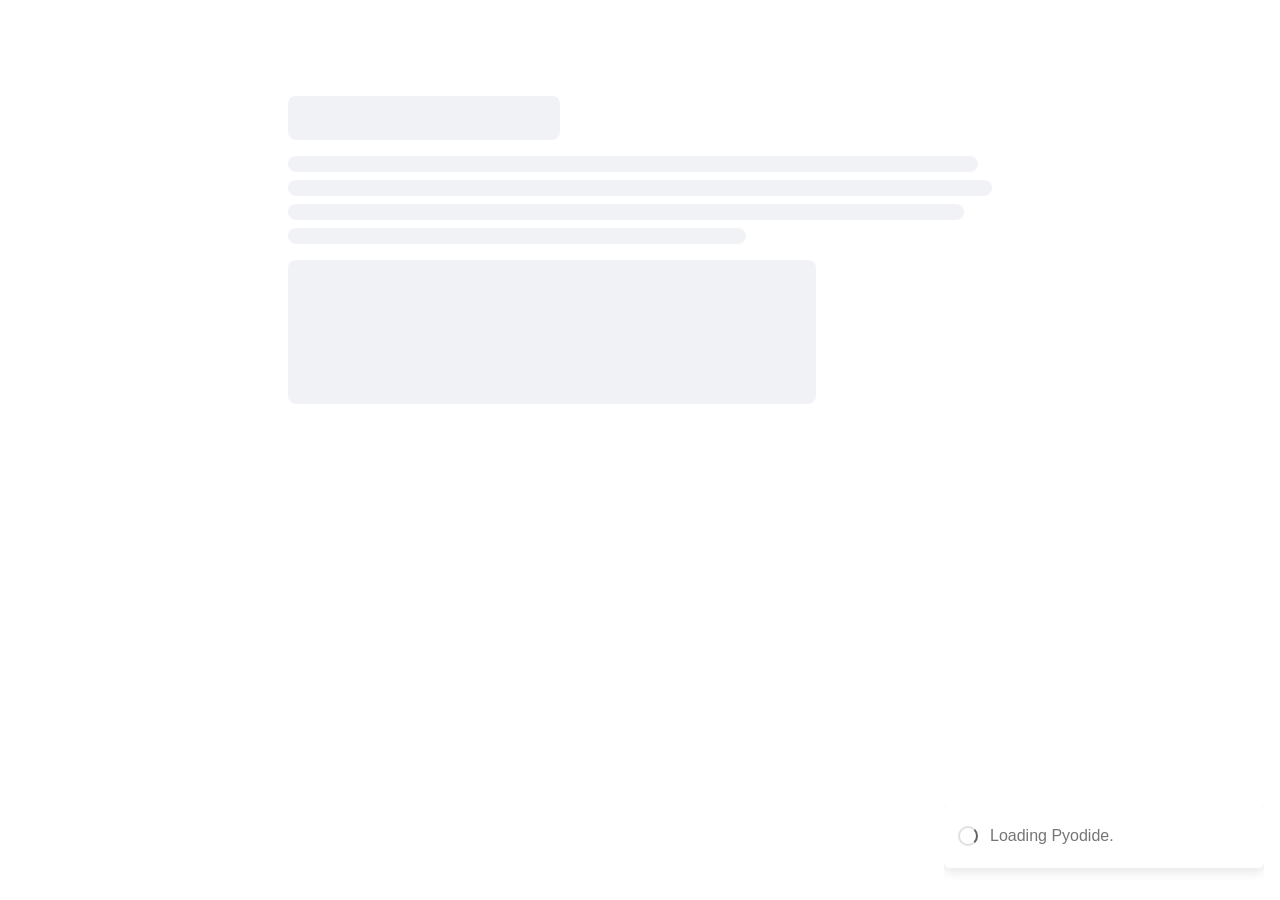
<file: index.html>
<!doctype html>
<html lang="en">
  <head>
    <meta charset="utf-8">
    <meta name="viewport" content="width=device-width,initial-scale=1">
    <title>Signal Or Story — browser activity</title>
    <link rel="stylesheet" href="./vendor/stlite.css">
  </head>
  <body>
    <div id="root"><p role="status">Loading Signal Or Story. The first visit downloads the browser Python runtime.</p></div>
    <noscript>This activity needs JavaScript and WebAssembly enabled.</noscript>
    <script type="module">
      import { mount } from "./vendor/stlite.js";
      try {
        const response = await fetch("./app.json");
        if (!response.ok) throw new Error(`Application files: HTTP ${response.status}`);
        const config = await response.json();
        config.pyodideUrl = new URL(config.pyodideUrl, window.location.href).href;
        config.requirements = config.requirements.map(url => new URL(url, window.location.href).href);
        mount(config, document.getElementById("root"));
      } catch (error) {
        document.getElementById("root").textContent = `Unable to load the activity. Check your connection and refresh. ${error.message}`;
      }
    </script>
  </body>
</html>
</file>
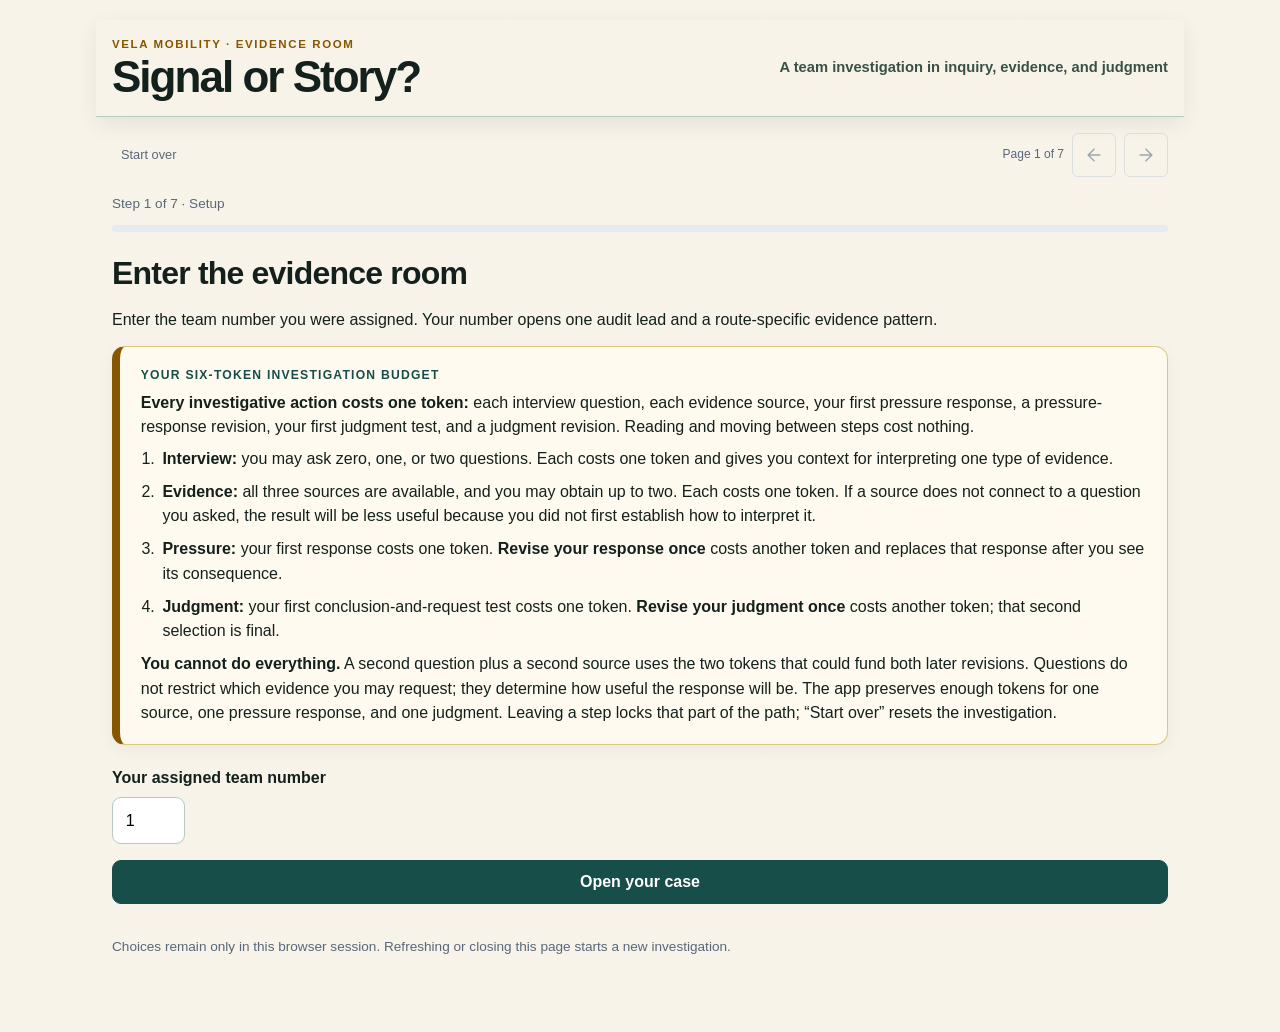
<file: js/index.html>
<!doctype html>
<html lang="en">
<head>
  <meta charset="utf-8">
  <meta name="viewport" content="width=device-width,initial-scale=1">
  <meta name="color-scheme" content="light">
  <title>Signal or Story?</title>
  <link rel="icon" href="data:image/svg+xml,%3Csvg xmlns='http://www.w3.org/2000/svg' viewBox='0 0 64 64'%3E%3Ctext y='52' font-size='54'%3E🔎%3C/text%3E%3C/svg%3E">
  <link rel="stylesheet" href="./original.css">
  <link rel="stylesheet" href="./style.css">
</head>
<body class="stApp">
  <a class="skip" href="#lesson">Skip to the current case page</a>
  <div class="block-container">
    <header id="hero"></header>
    <div class="toolbar">
      <button id="reset" class="quiet" type="button" disabled>Start over</button>
      <nav class="review-nav" aria-label="Review reached pages">
        <span id="page-counter" aria-live="polite"></span>
        <button id="back" class="arrow" type="button" disabled aria-label="Back" title="Back: review the previous reached page. Earlier pages are read-only."><svg aria-hidden="true" viewBox="0 0 24 24"><path d="M19 12H5m0 0 7-7m-7 7 7 7"/></svg></button>
        <button id="forward" class="arrow" type="button" disabled aria-label="Forward" title="Forward: review the next reached page. Use the current page's validation controls to advance."><svg aria-hidden="true" viewBox="0 0 24 24"><path d="M5 12h14m0 0-7-7m7 7-7 7"/></svg></button>
      </nav>
    </div>
    <div id="stages" class="stage-row" aria-label="Lesson stages"></div>
    <div id="review-message"></div>
    <main id="lesson" tabindex="-1" aria-busy="true"><p role="status">Opening your activity…</p></main>
    <p class="save-note">Choices remain only in this browser session. Refreshing or closing this page starts a new investigation.</p>
    <p id="save-error" role="alert" hidden></p>
  </div>
  <noscript>This activity needs JavaScript enabled.</noscript>
  <script type="module" src="./app.js"></script>
</body>
</html>
</file>
<file: vendor/stlite.css>
@font-face{font-display:block;font-family:KaTeX_AMS;font-style:normal;font-weight:400;src:url(./assets/a79f1c3119cd700d.woff2)format("woff2"),url(./assets/1608a09b4aff30c2.woff)format("woff"),url(./assets/4aafdb685c2bf1c9.ttf)format("truetype")}@font-face{font-display:block;font-family:KaTeX_Caligraphic;font-style:normal;font-weight:700;src:url(./assets/ec17d132645b2c86.woff2)format("woff2"),url(./assets/b67709187bb0654a.woff)format("woff"),url(./assets/cce5b8ecea35407a.ttf)format("truetype")}@font-face{font-display:block;font-family:KaTeX_Caligraphic;font-style:normal;font-weight:400;src:url(./assets/55fac25845c12663.woff2)format("woff2"),url(./assets/dad44a7fc678e2ca.woff)format("woff"),url(./assets/07ef19e7b06429d4.ttf)format("truetype")}@font-face{font-display:block;font-family:KaTeX_Fraktur;font-style:normal;font-weight:700;src:url(./assets/d42a5579b0283025.woff2)format("woff2"),url(./assets/9f256b8593ce632e.woff)format("woff"),url(./assets/b18f59e1d1359581.ttf)format("truetype")}@font-face{font-display:block;font-family:KaTeX_Fraktur;font-style:normal;font-weight:400;src:url(./assets/d3c882a649b3f4fa.woff2)format("woff2"),url(./assets/7c1871215eef4da8.woff)format("woff"),url(./assets/ed38e79f5799ceca.ttf)format("truetype")}@font-face{font-display:block;font-family:KaTeX_Main;font-style:normal;font-weight:700;src:url(./assets/c3fb5ac22fd413f2.woff2)format("woff2"),url(./assets/d181c4650dd0c0fe.woff)format("woff"),url(./assets/b74a1a8b2c5d73c2.ttf)format("truetype")}@font-face{font-display:block;font-family:KaTeX_Main;font-style:italic;font-weight:700;src:url(./assets/6f2bb1dff24614a5.woff2)format("woff2"),url(./assets/e3f82f9d2724733a.woff)format("woff"),url(./assets/70d8b0a530ab8484.ttf)format("truetype")}@font-face{font-display:block;font-family:KaTeX_Main;font-style:italic;font-weight:400;src:url(./assets/8916142bec8821e7.woff2)format("woff2"),url(./assets/9024d815ba48fa55.woff)format("woff"),url(./assets/47373d1e512354bb.ttf)format("truetype")}@font-face{font-display:block;font-family:KaTeX_Main;font-style:normal;font-weight:400;src:url(./assets/0462f03bdf9d9e26.woff2)format("woff2"),url(./assets/7f51fe034014000e.woff)format("woff"),url(./assets/b7f8fe9b5f78a977.ttf)format("truetype")}@font-face{font-display:block;font-family:KaTeX_Math;font-style:italic;font-weight:700;src:url(./assets/572d331f69425f62.woff2)format("woff2"),url(./assets/f1035d8d5d945108.woff)format("woff"),url(./assets/a879cf8383e22737.ttf)format("truetype")}@font-face{font-display:block;font-family:KaTeX_Math;font-style:italic;font-weight:400;src:url(./assets/f28c23acad0b6d75.woff2)format("woff2"),url(./assets/5295ba483ad9f51a.woff)format("woff"),url(./assets/939bc64440a13865.ttf)format("truetype")}@font-face{font-display:block;font-family:KaTeX_SansSerif;font-style:normal;font-weight:700;src:url(./assets/8c5b5494b63adb73.woff2)format("woff2"),url(./assets/bf59d231c34de257.woff)format("woff"),url(./assets/94e1e8dc5ff5d517.ttf)format("truetype")}@font-face{font-display:block;font-family:KaTeX_SansSerif;font-style:italic;font-weight:400;src:url(./assets/3b1e59b3ba055bda.woff2)format("woff2"),url(./assets/7c9bc82b17fa2586.woff)format("woff"),url(./assets/b4c20c84d8259773.ttf)format("truetype")}@font-face{font-display:block;font-family:KaTeX_SansSerif;font-style:normal;font-weight:400;src:url(./assets/ba21ed5f8468b2b7.woff2)format("woff2"),url(./assets/740484788f643b19.woff)format("woff"),url(./assets/d4d7ba480428fe6e.ttf)format("truetype")}@font-face{font-display:block;font-family:KaTeX_Script;font-style:normal;font-weight:400;src:url(./assets/03e9641d6f9e9223.woff2)format("woff2"),url(./assets/0750571032beef1a.woff)format("woff"),url(./assets/fe9cbbe1a0f37727.ttf)format("truetype")}@font-face{font-display:block;font-family:KaTeX_Size1;font-style:normal;font-weight:400;src:url(./assets/eae34984b3dc1874.woff2)format("woff2"),url(./assets/e1e279cbdd2feecd.woff)format("woff"),url(./assets/fabc004aab10cb40.ttf)format("truetype")}@font-face{font-display:block;font-family:KaTeX_Size2;font-style:normal;font-weight:400;src:url(./assets/5916a24fa3ab2b17.woff2)format("woff2"),url(./assets/577270225ea69a74.woff)format("woff"),url(./assets/d6b476ecd3949434.ttf)format("truetype")}@font-face{font-display:block;font-family:KaTeX_Size3;font-style:normal;font-weight:400;src:url(./assets/b4230e7e83f57db8.woff2)format("woff2"),url(./assets/9acaf01c6476f53a.woff)format("woff"),url(./assets/a144ef5840bbd063.ttf)format("truetype")}@font-face{font-display:block;font-family:KaTeX_Size4;font-style:normal;font-weight:400;src:url(./assets/10d95fd3a2a3c8c5.woff2)format("woff2"),url(./assets/7a996c9da2ec18e6.woff)format("woff"),url(./assets/fbccdabe0ae624b8.ttf)format("truetype")}@font-face{font-display:block;font-family:KaTeX_Typewriter;font-style:normal;font-weight:400;src:url(./assets/a8709e36220dee77.woff2)format("woff2"),url(./assets/6258592bdc9387b6.woff)format("woff"),url(./assets/d97aaf4a1ebf38b0.ttf)format("truetype")}.katex{text-indent:0;text-rendering:auto;font:1.21em/1.2 KaTeX_Main,Times New Roman,serif;position:relative}.katex *{border-color:currentColor;-ms-high-contrast-adjust:none!important}.katex .katex-version:after{content:"0.16.47"}.katex .katex-mathml{clip-path:inset(50%);border:0;width:1px;height:1px;padding:0;position:absolute;overflow:hidden}.katex .katex-html>.newline{display:block}.katex .base{white-space:nowrap;width:min-content;position:relative}.katex .base,.katex .strut{display:inline-block}.katex .textbf{font-weight:700}.katex .textit{font-style:italic}.katex .textrm{font-family:KaTeX_Main}.katex .textsf{font-family:KaTeX_SansSerif}.katex .texttt{font-family:KaTeX_Typewriter}.katex .mathnormal{font-family:KaTeX_Math;font-style:italic}.katex .mathit{font-family:KaTeX_Main;font-style:italic}.katex .mathrm{font-style:normal}.katex .mathbf{font-family:KaTeX_Main;font-weight:700}.katex .boldsymbol{font-family:KaTeX_Math;font-style:italic;font-weight:700}.katex .amsrm,.katex .mathbb,.katex .textbb{font-family:KaTeX_AMS}.katex .mathcal{font-family:KaTeX_Caligraphic}.katex .mathfrak,.katex .textfrak{font-family:KaTeX_Fraktur}.katex .mathboldfrak,.katex .textboldfrak{font-family:KaTeX_Fraktur;font-weight:700}.katex .mathtt{font-family:KaTeX_Typewriter}.katex .mathscr,.katex .textscr{font-family:KaTeX_Script}.katex .mathsf,.katex .textsf{font-family:KaTeX_SansSerif}.katex .mathboldsf,.katex .textboldsf{font-family:KaTeX_SansSerif;font-weight:700}.katex .mathitsf,.katex .mathsfit,.katex .textitsf{font-family:KaTeX_SansSerif;font-style:italic}.katex .mainrm{font-family:KaTeX_Main;font-style:normal}.katex .vlist-t{border-collapse:collapse;table-layout:fixed;display:inline-table}.katex .vlist-r{display:table-row}.katex .vlist{vertical-align:bottom;display:table-cell;position:relative}.katex .vlist>span{height:0;display:block;position:relative}.katex .vlist>span>span{display:inline-block}.katex .vlist>span>.pstrut{width:0;overflow:hidden}.katex .vlist-t2{margin-right:-2px}.katex .vlist-s{vertical-align:bottom;width:2px;min-width:2px;font-size:1px;display:table-cell}.katex .vbox{flex-direction:column;align-items:baseline;display:inline-flex}.katex .hbox{width:100%}.katex .hbox,.katex .thinbox{flex-direction:row;display:inline-flex}.katex .thinbox{width:0;max-width:0}.katex .msupsub{text-align:left}.katex .mfrac>span>span{text-align:center}.katex .mfrac .frac-line{border-bottom-style:solid;width:100%;display:inline-block}.katex .hdashline,.katex .hline,.katex .mfrac .frac-line,.katex .overline .overline-line,.katex .rule,.katex .underline .underline-line{min-height:1px}.katex .mspace{display:inline-block}.katex .smash{line-height:0;display:inline}.katex .clap,.katex .llap,.katex .rlap{width:0;position:relative}.katex .clap>.inner,.katex .llap>.inner,.katex .rlap>.inner{position:absolute}.katex .clap>.fix,.katex .llap>.fix,.katex .rlap>.fix{display:inline-block}.katex .llap>.inner{right:0}.katex .clap>.inner,.katex .rlap>.inner{left:0}.katex .clap>.inner>span{margin-left:-50%;margin-right:50%}.katex .rule{border:0 solid;display:inline-block;position:relative}.katex .hline,.katex .overline .overline-line,.katex .underline .underline-line{border-bottom-style:solid;width:100%;display:inline-block}.katex .hdashline{border-bottom-style:dashed;width:100%;display:inline-block}.katex .sqrt>.root{margin-left:.277778em;margin-right:-.555556em}.katex .fontsize-ensurer.reset-size1.size1,.katex .sizing.reset-size1.size1{font-size:1em}.katex .fontsize-ensurer.reset-size1.size2,.katex .sizing.reset-size1.size2{font-size:1.2em}.katex .fontsize-ensurer.reset-size1.size3,.katex .sizing.reset-size1.size3{font-size:1.4em}.katex .fontsize-ensurer.reset-size1.size4,.katex .sizing.reset-size1.size4{font-size:1.6em}.katex .fontsize-ensurer.reset-size1.size5,.katex .sizing.reset-size1.size5{font-size:1.8em}.katex .fontsize-ensurer.reset-size1.size6,.katex .sizing.reset-size1.size6{font-size:2em}.katex .fontsize-ensurer.reset-size1.size7,.katex .sizing.reset-size1.size7{font-size:2.4em}.katex .fontsize-ensurer.reset-size1.size8,.katex .sizing.reset-size1.size8{font-size:2.88em}.katex .fontsize-ensurer.reset-size1.size9,.katex .sizing.reset-size1.size9{font-size:3.456em}.katex .fontsize-ensurer.reset-size1.size10,.katex .sizing.reset-size1.size10{font-size:4.148em}.katex .fontsize-ensurer.reset-size1.size11,.katex .sizing.reset-size1.size11{font-size:4.976em}.katex .fontsize-ensurer.reset-size2.size1,.katex .sizing.reset-size2.size1{font-size:.833333em}.katex .fontsize-ensurer.reset-size2.size2,.katex .sizing.reset-size2.size2{font-size:1em}.katex .fontsize-ensurer.reset-size2.size3,.katex .sizing.reset-size2.size3{font-size:1.16667em}.katex .fontsize-ensurer.reset-size2.size4,.katex .sizing.reset-size2.size4{font-size:1.33333em}.katex .fontsize-ensurer.reset-size2.size5,.katex .sizing.reset-size2.size5{font-size:1.5em}.katex .fontsize-ensurer.reset-size2.size6,.katex .sizing.reset-size2.size6{font-size:1.66667em}.katex .fontsize-ensurer.reset-size2.size7,.katex .sizing.reset-size2.size7{font-size:2em}.katex .fontsize-ensurer.reset-size2.size8,.katex .sizing.reset-size2.size8{font-size:2.4em}.katex .fontsize-ensurer.reset-size2.size9,.katex .sizing.reset-size2.size9{font-size:2.88em}.katex .fontsize-ensurer.reset-size2.size10,.katex .sizing.reset-size2.size10{font-size:3.45667em}.katex .fontsize-ensurer.reset-size2.size11,.katex .sizing.reset-size2.size11{font-size:4.14667em}.katex .fontsize-ensurer.reset-size3.size1,.katex .sizing.reset-size3.size1{font-size:.714286em}.katex .fontsize-ensurer.reset-size3.size2,.katex .sizing.reset-size3.size2{font-size:.857143em}.katex .fontsize-ensurer.reset-size3.size3,.katex .sizing.reset-size3.size3{font-size:1em}.katex .fontsize-ensurer.reset-size3.size4,.katex .sizing.reset-size3.size4{font-size:1.14286em}.katex .fontsize-ensurer.reset-size3.size5,.katex .sizing.reset-size3.size5{font-size:1.28571em}.katex .fontsize-ensurer.reset-size3.size6,.katex .sizing.reset-size3.size6{font-size:1.42857em}.katex .fontsize-ensurer.reset-size3.size7,.katex .sizing.reset-size3.size7{font-size:1.71429em}.katex .fontsize-ensurer.reset-size3.size8,.katex .sizing.reset-size3.size8{font-size:2.05714em}.katex .fontsize-ensurer.reset-size3.size9,.katex .sizing.reset-size3.size9{font-size:2.46857em}.katex .fontsize-ensurer.reset-size3.size10,.katex .sizing.reset-size3.size10{font-size:2.96286em}.katex .fontsize-ensurer.reset-size3.size11,.katex .sizing.reset-size3.size11{font-size:3.55429em}.katex .fontsize-ensurer.reset-size4.size1,.katex .sizing.reset-size4.size1{font-size:.625em}.katex .fontsize-ensurer.reset-size4.size2,.katex .sizing.reset-size4.size2{font-size:.75em}.katex .fontsize-ensurer.reset-size4.size3,.katex .sizing.reset-size4.size3{font-size:.875em}.katex .fontsize-ensurer.reset-size4.size4,.katex .sizing.reset-size4.size4{font-size:1em}.katex .fontsize-ensurer.reset-size4.size5,.katex .sizing.reset-size4.size5{font-size:1.125em}.katex .fontsize-ensurer.reset-size4.size6,.katex .sizing.reset-size4.size6{font-size:1.25em}.katex .fontsize-ensurer.reset-size4.size7,.katex .sizing.reset-size4.size7{font-size:1.5em}.katex .fontsize-ensurer.reset-size4.size8,.katex .sizing.reset-size4.size8{font-size:1.8em}.katex .fontsize-ensurer.reset-size4.size9,.katex .sizing.reset-size4.size9{font-size:2.16em}.katex .fontsize-ensurer.reset-size4.size10,.katex .sizing.reset-size4.size10{font-size:2.5925em}.katex .fontsize-ensurer.reset-size4.size11,.katex .sizing.reset-size4.size11{font-size:3.11em}.katex .fontsize-ensurer.reset-size5.size1,.katex .sizing.reset-size5.size1{font-size:.555556em}.katex .fontsize-ensurer.reset-size5.size2,.katex .sizing.reset-size5.size2{font-size:.666667em}.katex .fontsize-ensurer.reset-size5.size3,.katex .sizing.reset-size5.size3{font-size:.777778em}.katex .fontsize-ensurer.reset-size5.size4,.katex .sizing.reset-size5.size4{font-size:.888889em}.katex .fontsize-ensurer.reset-size5.size5,.katex .sizing.reset-size5.size5{font-size:1em}.katex .fontsize-ensurer.reset-size5.size6,.katex .sizing.reset-size5.size6{font-size:1.11111em}.katex .fontsize-ensurer.reset-size5.size7,.katex .sizing.reset-size5.size7{font-size:1.33333em}.katex .fontsize-ensurer.reset-size5.size8,.katex .sizing.reset-size5.size8{font-size:1.6em}.katex .fontsize-ensurer.reset-size5.size9,.katex .sizing.reset-size5.size9{font-size:1.92em}.katex .fontsize-ensurer.reset-size5.size10,.katex .sizing.reset-size5.size10{font-size:2.30444em}.katex .fontsize-ensurer.reset-size5.size11,.katex .sizing.reset-size5.size11{font-size:2.76444em}.katex .fontsize-ensurer.reset-size6.size1,.katex .sizing.reset-size6.size1{font-size:.5em}.katex .fontsize-ensurer.reset-size6.size2,.katex .sizing.reset-size6.size2{font-size:.6em}.katex .fontsize-ensurer.reset-size6.size3,.katex .sizing.reset-size6.size3{font-size:.7em}.katex .fontsize-ensurer.reset-size6.size4,.katex .sizing.reset-size6.size4{font-size:.8em}.katex .fontsize-ensurer.reset-size6.size5,.katex .sizing.reset-size6.size5{font-size:.9em}.katex .fontsize-ensurer.reset-size6.size6,.katex .sizing.reset-size6.size6{font-size:1em}.katex .fontsize-ensurer.reset-size6.size7,.katex .sizing.reset-size6.size7{font-size:1.2em}.katex .fontsize-ensurer.reset-size6.size8,.katex .sizing.reset-size6.size8{font-size:1.44em}.katex .fontsize-ensurer.reset-size6.size9,.katex .sizing.reset-size6.size9{font-size:1.728em}.katex .fontsize-ensurer.reset-size6.size10,.katex .sizing.reset-size6.size10{font-size:2.074em}.katex .fontsize-ensurer.reset-size6.size11,.katex .sizing.reset-size6.size11{font-size:2.488em}.katex .fontsize-ensurer.reset-size7.size1,.katex .sizing.reset-size7.size1{font-size:.416667em}.katex .fontsize-ensurer.reset-size7.size2,.katex .sizing.reset-size7.size2{font-size:.5em}.katex .fontsize-ensurer.reset-size7.size3,.katex .sizing.reset-size7.size3{font-size:.583333em}.katex .fontsize-ensurer.reset-size7.size4,.katex .sizing.reset-size7.size4{font-size:.666667em}.katex .fontsize-ensurer.reset-size7.size5,.katex .sizing.reset-size7.size5{font-size:.75em}.katex .fontsize-ensurer.reset-size7.size6,.katex .sizing.reset-size7.size6{font-size:.833333em}.katex .fontsize-ensurer.reset-size7.size7,.katex .sizing.reset-size7.size7{font-size:1em}.katex .fontsize-ensurer.reset-size7.size8,.katex .sizing.reset-size7.size8{font-size:1.2em}.katex .fontsize-ensurer.reset-size7.size9,.katex .sizing.reset-size7.size9{font-size:1.44em}.katex .fontsize-ensurer.reset-size7.size10,.katex .sizing.reset-size7.size10{font-size:1.72833em}.katex .fontsize-ensurer.reset-size7.size11,.katex .sizing.reset-size7.size11{font-size:2.07333em}.katex .fontsize-ensurer.reset-size8.size1,.katex .sizing.reset-size8.size1{font-size:.347222em}.katex .fontsize-ensurer.reset-size8.size2,.katex .sizing.reset-size8.size2{font-size:.416667em}.katex .fontsize-ensurer.reset-size8.size3,.katex .sizing.reset-size8.size3{font-size:.486111em}.katex .fontsize-ensurer.reset-size8.size4,.katex .sizing.reset-size8.size4{font-size:.555556em}.katex .fontsize-ensurer.reset-size8.size5,.katex .sizing.reset-size8.size5{font-size:.625em}.katex .fontsize-ensurer.reset-size8.size6,.katex .sizing.reset-size8.size6{font-size:.694444em}.katex .fontsize-ensurer.reset-size8.size7,.katex .sizing.reset-size8.size7{font-size:.833333em}.katex .fontsize-ensurer.reset-size8.size8,.katex .sizing.reset-size8.size8{font-size:1em}.katex .fontsize-ensurer.reset-size8.size9,.katex .sizing.reset-size8.size9{font-size:1.2em}.katex .fontsize-ensurer.reset-size8.size10,.katex .sizing.reset-size8.size10{font-size:1.44028em}.katex .fontsize-ensurer.reset-size8.size11,.katex .sizing.reset-size8.size11{font-size:1.72778em}.katex .fontsize-ensurer.reset-size9.size1,.katex .sizing.reset-size9.size1{font-size:.289352em}.katex .fontsize-ensurer.reset-size9.size2,.katex .sizing.reset-size9.size2{font-size:.347222em}.katex .fontsize-ensurer.reset-size9.size3,.katex .sizing.reset-size9.size3{font-size:.405093em}.katex .fontsize-ensurer.reset-size9.size4,.katex .sizing.reset-size9.size4{font-size:.462963em}.katex .fontsize-ensurer.reset-size9.size5,.katex .sizing.reset-size9.size5{font-size:.520833em}.katex .fontsize-ensurer.reset-size9.size6,.katex .sizing.reset-size9.size6{font-size:.578704em}.katex .fontsize-ensurer.reset-size9.size7,.katex .sizing.reset-size9.size7{font-size:.694444em}.katex .fontsize-ensurer.reset-size9.size8,.katex .sizing.reset-size9.size8{font-size:.833333em}.katex .fontsize-ensurer.reset-size9.size9,.katex .sizing.reset-size9.size9{font-size:1em}.katex .fontsize-ensurer.reset-size9.size10,.katex .sizing.reset-size9.size10{font-size:1.20023em}.katex .fontsize-ensurer.reset-size9.size11,.katex .sizing.reset-size9.size11{font-size:1.43981em}.katex .fontsize-ensurer.reset-size10.size1,.katex .sizing.reset-size10.size1{font-size:.24108em}.katex .fontsize-ensurer.reset-size10.size2,.katex .sizing.reset-size10.size2{font-size:.289296em}.katex .fontsize-ensurer.reset-size10.size3,.katex .sizing.reset-size10.size3{font-size:.337512em}.katex .fontsize-ensurer.reset-size10.size4,.katex .sizing.reset-size10.size4{font-size:.385728em}.katex .fontsize-ensurer.reset-size10.size5,.katex .sizing.reset-size10.size5{font-size:.433944em}.katex .fontsize-ensurer.reset-size10.size6,.katex .sizing.reset-size10.size6{font-size:.48216em}.katex .fontsize-ensurer.reset-size10.size7,.katex .sizing.reset-size10.size7{font-size:.578592em}.katex .fontsize-ensurer.reset-size10.size8,.katex .sizing.reset-size10.size8{font-size:.694311em}.katex .fontsize-ensurer.reset-size10.size9,.katex .sizing.reset-size10.size9{font-size:.833173em}.katex .fontsize-ensurer.reset-size10.size10,.katex .sizing.reset-size10.size10{font-size:1em}.katex .fontsize-ensurer.reset-size10.size11,.katex .sizing.reset-size10.size11{font-size:1.19961em}.katex .fontsize-ensurer.reset-size11.size1,.katex .sizing.reset-size11.size1{font-size:.200965em}.katex .fontsize-ensurer.reset-size11.size2,.katex .sizing.reset-size11.size2{font-size:.241158em}.katex .fontsize-ensurer.reset-size11.size3,.katex .sizing.reset-size11.size3{font-size:.281351em}.katex .fontsize-ensurer.reset-size11.size4,.katex .sizing.reset-size11.size4{font-size:.321543em}.katex .fontsize-ensurer.reset-size11.size5,.katex .sizing.reset-size11.size5{font-size:.361736em}.katex .fontsize-ensurer.reset-size11.size6,.katex .sizing.reset-size11.size6{font-size:.401929em}.katex .fontsize-ensurer.reset-size11.size7,.katex .sizing.reset-size11.size7{font-size:.482315em}.katex .fontsize-ensurer.reset-size11.size8,.katex .sizing.reset-size11.size8{font-size:.578778em}.katex .fontsize-ensurer.reset-size11.size9,.katex .sizing.reset-size11.size9{font-size:.694534em}.katex .fontsize-ensurer.reset-size11.size10,.katex .sizing.reset-size11.size10{font-size:.833601em}.katex .fontsize-ensurer.reset-size11.size11,.katex .sizing.reset-size11.size11{font-size:1em}.katex .delimsizing.size1{font-family:KaTeX_Size1}.katex .delimsizing.size2{font-family:KaTeX_Size2}.katex .delimsizing.size3{font-family:KaTeX_Size3}.katex .delimsizing.size4{font-family:KaTeX_Size4}.katex .delimsizing.mult .delim-size1>span{font-family:KaTeX_Size1}.katex .delimsizing.mult .delim-size4>span{font-family:KaTeX_Size4}.katex .nulldelimiter{width:.12em;display:inline-block}.katex .delimcenter,.katex .op-symbol{position:relative}.katex .op-symbol.small-op{font-family:KaTeX_Size1}.katex .op-symbol.large-op{font-family:KaTeX_Size2}.katex .accent>.vlist-t,.katex .op-limits>.vlist-t{text-align:center}.katex .accent .accent-body{position:relative}.katex .accent .accent-body:not(.accent-full){width:0}.katex .overlay{display:block}.katex .mtable .vertical-separator{min-width:1px;display:inline-block}.katex .mtable .arraycolsep{display:inline-block}.katex .mtable .col-align-c>.vlist-t{text-align:center}.katex .mtable .col-align-l>.vlist-t{text-align:left}.katex .mtable .col-align-r>.vlist-t{text-align:right}.katex .svg-align{text-align:left}.katex svg{fill:currentColor;stroke:currentColor;height:inherit;width:100%;display:block;position:absolute}.katex svg path{stroke:none}.katex svg{fill-rule:nonzero;fill-opacity:1;stroke-width:1px;stroke-linecap:butt;stroke-linejoin:miter;stroke-miterlimit:4;stroke-dasharray:none;stroke-dashoffset:0;stroke-opacity:1}.katex img{border-style:none;min-width:0;max-width:none;min-height:0;max-height:none}.katex .stretchy{width:100%;display:block;position:relative;overflow:hidden}.katex .stretchy:after,.katex .stretchy:before{content:""}.katex .hide-tail{width:100%;position:relative;overflow:hidden}.katex .halfarrow-left{width:50.2%;position:absolute;left:0;overflow:hidden}.katex .halfarrow-right{width:50.2%;position:absolute;right:0;overflow:hidden}.katex .brace-left{width:25.1%;position:absolute;left:0;overflow:hidden}.katex .brace-center{width:50%;position:absolute;left:25%;overflow:hidden}.katex .brace-right{width:25.1%;position:absolute;right:0;overflow:hidden}.katex .x-arrow-pad{padding:0 .5em}.katex .cd-arrow-pad{padding:0 .55556em 0 .27778em}.katex .mover,.katex .munder,.katex .x-arrow{text-align:center}.katex .boxpad{padding:0 .3em}.katex .fbox,.katex .fcolorbox{box-sizing:border-box;border:.04em solid}.katex .cancel-pad{padding:0 .2em}.katex .cancel-lap{margin-left:-.2em;margin-right:-.2em}.katex .sout{border-bottom-style:solid;border-bottom-width:.08em}.katex .angl{box-sizing:border-box;border-top:.049em solid;border-right:.049em solid;margin-right:.03889em}.katex .anglpad{padding:0 .03889em}.katex .eqn-num:before{content:"(" counter(katexEqnNo) ")";counter-increment:katexEqnNo}.katex .mml-eqn-num:before{content:"(" counter(mmlEqnNo) ")";counter-increment:mmlEqnNo}.katex .mtr-glue{width:50%}.katex .cd-vert-arrow{display:inline-block;position:relative}.katex .cd-label-left{text-align:left;display:inline-block;position:absolute;right:calc(50% + .3em)}.katex .cd-label-right{text-align:right;display:inline-block;position:absolute;left:calc(50% + .3em)}.katex-display{text-align:center;margin:1em 0;display:block}.katex-display>.katex{text-align:center;white-space:nowrap;display:block}.katex-display>.katex>.katex-html{display:block;position:relative}.katex-display>.katex>.katex-html>.tag{position:absolute;right:0}.katex-display.leqno>.katex>.katex-html>.tag{left:0;right:auto}.katex-display.fleqn>.katex{text-align:left;padding-left:2em}body{counter-reset:katexEqnNo mmlEqnNo}@font-face{font-family:Source Code Pro;font-weight:100 900;font-style:normal;src:url(./assets/a804e71d97445f8d.woff2)format("woff2")}@font-face{font-family:Source Code Pro;font-weight:100 900;font-style:italic;src:url(./assets/8f3fbac23cf728b8.woff2)format("woff2")}@font-face{font-family:Source Sans;font-weight:100 900;font-style:normal;src:url(./assets/512f7db3dabc21be.woff2)format("woff2")}@font-face{font-family:Source Sans;font-weight:100 900;font-style:italic;src:url(./assets/7792f25d7cfcf9ce.woff2)format("woff2")}@font-face{font-family:Source Serif;font-weight:100 900;font-style:normal;src:url(./assets/3c140978545d93ab.woff2)format("woff2")}@font-face{font-family:Source Serif;font-weight:100 900;font-style:italic;src:url(./assets/a076e6c278e8bf5c.woff2)format("woff2")}@font-face{font-family:Material Symbols Rounded;font-style:normal;font-weight:400;font-display:block;src:url(./assets/aec331590fac9222.woff2)format("woff2")}.gdg-r17m35ur{background-color:var(--gdg-bg-header-has-focus);box-shadow:0 0 0 1px var(--gdg-border-color);color:var(--gdg-text-group-header);min-height:var(--r17m35ur-0);font:var(--gdg-header-font-style) var(--gdg-font-family);border:none;border-radius:9px;outline:none;flex-grow:1;padding:0 8px}.gdg-c1tqibwd{background-color:var(--gdg-bg-header);align-items:center;padding:0 8px;display:flex}.gdg-s1dgczr6 .dvn-scroller{overflow:var(--s1dgczr6-0);transform:translateZ(0)}.gdg-s1dgczr6 .dvn-hidden{visibility:hidden}.gdg-s1dgczr6 .dvn-scroll-inner{pointer-events:none;display:flex}.gdg-s1dgczr6 .dvn-scroll-inner>*{flex-shrink:0}.gdg-s1dgczr6 .dvn-scroll-inner .dvn-spacer{flex-grow:1}.gdg-s1dgczr6 .dvn-scroll-inner .dvn-stack{flex-direction:column;display:flex}.gdg-s1dgczr6 .dvn-underlay>*{position:absolute;top:0;left:0}.gdg-s1dgczr6 canvas{outline:none}.gdg-s1dgczr6 canvas *{height:0}.gdg-wmyidgi{min-width:10px;max-width:100%;min-height:10px;max-height:100%;width:var(--wmyidgi-0);height:var(--wmyidgi-1);direction:ltr;position:relative;overflow:clip}.gdg-wmyidgi>:first-child{width:100%;height:100%;position:absolute;top:0;left:0}.gdg-b1ygi5by{flex-wrap:wrap;margin-top:auto;margin-bottom:auto;display:flex;overflow:auto}.gdg-b1ygi5by .boe-bubble{border-radius:var(--gdg-rounding-radius,calc(var(--gdg-bubble-height) / 2));padding:0 var(--gdg-bubble-padding);height:var(--gdg-bubble-height);background-color:var(--gdg-bg-bubble);color:var(--gdg-text-dark);margin:var(--gdg-bubble-margin);white-space:nowrap;justify-content:center;align-items:center;display:flex}.gdg-b1ygi5by textarea{opacity:0;width:0;height:0;position:absolute;top:0;left:0}.gdg-u1rrojo{flex-grow:1;align-items:center;min-height:21px;display:flex}.gdg-u1rrojo .gdg-link-area{cursor:pointer;text-overflow:ellipsis;white-space:nowrap;color:var(--gdg-link-color);flex-grow:1;flex-shrink:1;margin-right:8px;overflow:hidden;text-decoration:underline!important}.gdg-u1rrojo .gdg-edit-icon{width:32px;color:var(--gdg-accent-color);cursor:pointer;flex-shrink:0;justify-content:center;align-items:center;display:flex}.gdg-u1rrojo .gdg-edit-icon>*{width:24px;height:24px}.gdg-u1rrojo textarea{opacity:0;width:0;height:0;position:absolute;top:0;left:0}.gdg-m1pnx84e{min-width:var(--m1pnx84e-0);width:100%;color:var(--gdg-text-dark);justify-content:space-between;align-items:flex-start;display:flex;position:relative}.gdg-m1pnx84e .gdg-g1y0xocz{flex-shrink:1;min-width:0}.gdg-m1pnx84e .gdg-spacer{flex:1}.gdg-m1pnx84e .gdg-edit-icon{cursor:pointer;color:var(--gdg-accent-color);width:24px;height:24px;transition:all "0.125s ease";border-radius:6px;flex-shrink:0;justify-content:center;align-items:center;padding:0;display:flex;position:relative}.gdg-m1pnx84e .gdg-edit-icon>*{width:16px;height:16px}.gdg-m1pnx84e .gdg-edit-hover :hover{background-color:var(--gdg-accent-light);transition:background-color .15s}.gdg-m1pnx84e .gdg-checkmark-hover :hover{color:#fff;background-color:var(--gdg-accent-color)}.gdg-m1pnx84e .gdg-md-edit-textarea{opacity:0;width:0;height:0;margin-top:25px;padding:0;position:relative;top:0;left:0}.gdg-m1pnx84e .gdg-ml-6{margin-left:6px}.gdg-d4zsq0x{flex-wrap:wrap;display:flex}.gdg-d4zsq0x .doe-bubble{background-color:var(--gdg-bg-cell);height:24px;color:var(--gdg-text-dark);border-radius:var(--gdg-rounding-radius,6px);justify-content:center;align-items:center;margin:2px;padding:0 8px;display:flex;box-shadow:0 0 1px #3e415666,0 1px 3px #3e415666}.gdg-d4zsq0x .doe-bubble img{object-fit:contain;height:16px;margin-right:4px}.gdg-d4zsq0x textarea{opacity:0;width:0;height:0;position:absolute;top:0;left:0}.gdg-i2iowwq{height:100%;display:flex}.gdg-i2iowwq .gdg-centering-container{justify-content:center;align-items:center;height:100%;display:flex}.gdg-i2iowwq .gdg-centering-container img,.gdg-i2iowwq .gdg-centering-container canvas{max-height:calc(100vh - var(--overlay-top) - 20px);object-fit:contain;-webkit-user-select:none;user-select:none}.gdg-i2iowwq .gdg-centering-container canvas{max-width:380px}.gdg-i2iowwq .gdg-edit-icon{width:48px;height:48px;color:var(--gdg-accent-color);cursor:pointer;justify-content:center;align-items:center;display:flex;position:absolute;top:12px;right:0}.gdg-i2iowwq .gdg-edit-icon>*{width:24px;height:24px}.gdg-i2iowwq textarea{opacity:0;width:0;height:0;position:absolute;top:0;left:0}.gdg-n15fjm3e{color:var(--gdg-text-dark);margin:6px 0 3px;display:flex}.gdg-n15fjm3e>input{font-size:var(--gdg-editor-font-size);font-family:var(--gdg-font-family);color:var(--gdg-text-dark);background-color:var(--gdg-bg-cell);padding:0}.gdg-d19meir1{box-sizing:border-box;--overlay-top:var(--d19meir1-0);left:var(--d19meir1-1);top:var(--d19meir1-0);min-width:var(--d19meir1-2);min-height:var(--d19meir1-3);width:max-content;max-width:400px;max-height:calc(100vh - var(--d19meir1-4));font-family:var(--gdg-font-family);font-size:var(--gdg-editor-font-size);text-align:start;flex-direction:column;display:flex;position:absolute;overflow:hidden}@keyframes glide_fade_in-gdg-d19meir1{0%{opacity:0}to{opacity:1}}.gdg-d19meir1.gdg-style{background-color:var(--gdg-bg-cell);box-shadow:0 0 0 1px var(--gdg-accent-color),0 0 1px #3e415666,0 6px 12px #3e415626;border-radius:2px;animation:60ms glide_fade_in-gdg-d19meir1}.gdg-d19meir1.gdg-pad{padding:var(--d19meir1-5) 8.5px 3px}.gdg-d19meir1 .gdg-clip-region{border-radius:2px;flex-direction:column;flex-grow:1;display:flex;overflow:hidden auto}.gdg-d19meir1 .gdg-clip-region .gdg-growing-entry{height:100%}.gdg-d19meir1 .gdg-clip-region input.gdg-input{border:0;outline:none;width:100%}.gdg-d19meir1 .gdg-clip-region textarea.gdg-input{border:0;outline:none}.gdg-seveqep{background-color:var(--gdg-bg-cell);color:var(--gdg-text-dark);border:1px solid var(--gdg-border-color);font-size:var(--gdg-editor-font-size);border-radius:6px;padding:8px;animation:.15s forwards gdg-search-fadein-gdg-seveqep;position:absolute;top:4px;right:20px}.gdg-seveqep.out{animation:.15s forwards gdg-search-fadeout-gdg-seveqep}.gdg-seveqep .gdg-search-bar-inner{display:flex}.gdg-seveqep .gdg-search-status{padding-top:4px;font-size:11px}.gdg-seveqep .gdg-search-progress{background-color:var(--gdg-text-light);height:4px;position:absolute;bottom:0;left:0}.gdg-seveqep input{width:220px;color:var(--gdg-text-dark);background-color:var(--gdg-bg-cell);border:0;outline:none}.gdg-seveqep button{cursor:pointer;width:24px;height:24px;color:var(--gdg-text-medium);background:0 0;border:none;outline:none;justify-content:center;align-items:center;padding:0;display:flex}.gdg-seveqep button:hover{color:var(--gdg-text-dark)}.gdg-seveqep button .button-icon{width:16px;height:16px}.gdg-seveqep button:disabled{opacity:.4;pointer-events:none}@keyframes gdg-search-fadeout-gdg-seveqep{0%{transform:translate(0)}to{transform:translate(400px)}}@keyframes gdg-search-fadein-gdg-seveqep{0%{transform:translate(400px)}to{transform:translate(0)}}.gdg-mnuv029{word-break:break-word;-webkit-touch-callout:default;padding-top:6px}.gdg-mnuv029>*{margin:0}.gdg-mnuv029 :last-child{margin-bottom:0}.gdg-mnuv029 p img{width:100%}.gdg-izpuzkl{resize:none;white-space:pre-wrap;width:100%;min-width:100%;height:100%;font-size:var(--gdg-editor-font-size);line-height:16px;font-family:var(--gdg-font-family);-webkit-text-fill-color:var(--gdg-text-dark);color:var(--gdg-text-dark);background-color:#0000;border:0;border-radius:0;margin:0;padding:0;position:absolute;inset:0;overflow:hidden}.gdg-invalid .gdg-izpuzkl{-webkit-text-decoration:underline #d60606;text-decoration:underline #d60606}.gdg-izpuzkl ::-webkit-input-placeholder{color:var(--gdg-text-light)}.gdg-izpuzkl ::placeholder{color:var(--gdg-text-light)}.gdg-izpuzkl :-ms-placeholder-shown{color:var(--gdg-text-light)}.gdg-izpuzkl ::placeholder{color:var(--gdg-text-light)}.gdg-s69h75o{visibility:hidden;white-space:pre-wrap;word-wrap:break-word;width:max-content;min-width:100%;max-width:100%;font-size:var(--gdg-editor-font-size);line-height:16px;font-family:var(--gdg-font-family);color:var(--gdg-text-dark);margin:0;padding:0 0 2px}.gdg-g1y0xocz{margin-top:6px;position:relative}.gdg-w1hnqk7o .gdg-footer{justify-content:flex-end;padding:20px;display:flex}.gdg-w1hnqk7o .gdg-footer button{font-size:14px;font-weight:500;font-family:var(--gdg-font-family);cursor:pointer;border-radius:var(--gdg-rounding-radius,9px);border:none;padding:8px 16px}.gdg-w1hnqk7o .gdg-save-button{background-color:var(--gdg-accent-color);color:var(--gdg-accent-fg)}.gdg-w1hnqk7o .gdg-close-button{background-color:var(--gdg-bg-header);color:var(--gdg-text-medium);margin-right:8px}.gdg-e1ywxz2x{color:var(--gdg-text-light);align-items:center;padding:6px 0;display:flex}.gdg-e1ywxz2x .gdg-active{color:var(--gdg-text-dark)}.gdg-e1ywxz2x>*{cursor:pointer;width:16px;height:16px;margin-right:2px;position:relative}.gdg-e1ywxz2x>* svg{width:100%;height:100%}.gdg-s1wtovjx{min-height:26px;font-size:var(--gdg-editor-font-size);font-family:var(--gdg-font-family);color:var(--gdg-text-dark);background-color:#0000;border:none;outline:none}.gdg-s1wtovjx ::-webkit-calendar-picker-indicator{background-color:#fff}.gdg-wghi2zc{flex-direction:column;align-items:stretch;display:flex}.gdg-wghi2zc .glide-select{font-family:var(--gdg-font-family);font-size:var(--gdg-editor-font-size)}.gdg-p13nj8j0{font-family:var(--gdg-font-family);font-size:var(--gdg-editor-font-size);color:var(--gdg-text-dark)}.gdg-p13nj8j0>div{border:1px solid var(--gdg-border-color);border-radius:4px}.gdg-r6sia3g{display:"flex";margin:auto 8.5px;padding-bottom:3px}.gdg-e1wnlokz{color:var(--gdg-text-dark);box-sizing:border-box;flex-direction:column;align-items:stretch;padding-top:6px;display:flex}.gdg-e1wnlokz *{box-sizing:border-box}.gdg-e1wnlokz.gdg-e1wnlokz.gdg-e1wnlokz.gdg-e1wnlokz label{cursor:pointer;display:flex}.gdg-e1wnlokz.gdg-e1wnlokz.gdg-e1wnlokz.gdg-e1wnlokz label input{cursor:pointer;width:auto}.gdg-e1wnlokz.gdg-e1wnlokz.gdg-e1wnlokz.gdg-e1wnlokz label .gdg-pill{border-radius:var(--gdg-rounding-radius,var(--e1wnlokz-0));min-height:var(--e1wnlokz-1);padding:2px var(--e1wnlokz-2);font:12px var(--gdg-font-family);background-color:var(--gdg-bg-bubble);align-items:center;margin-bottom:6px;margin-left:8px;margin-right:6px;transition:box-shadow .15s;display:flex}.gdg-e1wnlokz.gdg-e1wnlokz.gdg-e1wnlokz.gdg-e1wnlokz label .gdg-pill.gdg-unselected{opacity:.8}.gdg-e1wnlokz label:hover .gdg-pill{box-shadow:0 1px 4px #00000026}.gdg-e1wnlokz.gdg-e1wnlokz.gdg-e1wnlokz.gdg-e1wnlokz.gdg-readonly label{cursor:default}.gdg-e1wnlokz.gdg-e1wnlokz.gdg-e1wnlokz.gdg-e1wnlokz.gdg-readonly label .gdg-pill{box-shadow:none!important}.gdg-w1i61rz{flex-direction:column;align-items:stretch;margin-top:auto;margin-bottom:auto;display:flex}.gdg-w1i61rz .gdg-multi-select{font-family:var(--gdg-font-family);font-size:var(--gdg-editor-font-size)}.gdg-phbadu4{font-family:var(--gdg-font-family);font-size:var(--gdg-editor-font-size);color:var(--gdg-text-dark)}.gdg-phbadu4>div{border:1px solid var(--gdg-border-color);border-radius:4px}.gdg-lw5nakc{flex-direction:column;margin:4px 0;display:flex}.gdg-lw5nakc>button{color:var(--gdg-accent-color);cursor:pointer;background-color:#0000;border:none;border-radius:4px;outline:none;align-self:flex-end;padding:6px 8px;font-weight:600;transition:background-color .2s}.gdg-lw5nakc>button:hover,.gdg-lw5nakc>button:focus-visible{background-color:var(--gdg-accent-light)}.gdg-lw5nakc>button:disabled{opacity:.4;pointer-events:none}.gdg-lw5nakc .gdg-link-title-editor{min-width:250px;display:flex}.gdg-lw5nakc .gdg-link-title-editor>input{border:1px solid var(--gdg-border-color);box-shadow:none;border-radius:4px;outline:none;flex-grow:1;width:0;min-width:0;padding:6px 8px;transition:border .2s}.gdg-lw5nakc .gdg-link-title-editor>input:not(:last-child){margin-right:4px}.gdg-lw5nakc .gdg-link-title-editor>input:focus{border:1px solid var(--gdg-accent-color)}.gdg-lw5nakc .gdg-link-title-editor:not(:last-child){margin-bottom:4px}.gdg-lw5nakc .gdg-link-title-editor>button{cursor:pointer;color:var(--gdg-text-medium);background-color:#0000;border:none;border-radius:4px;outline:none;transition:background-color .2s,color .2s}.gdg-lw5nakc .gdg-link-title-editor>button:hover,.gdg-lw5nakc .gdg-link-title-editor>button:focus-visible{background-color:var(--gdg-accent-light);color:var(--gdg-text-dark)}.mapboxgl-map{-webkit-tap-highlight-color:#0000;font:12px/20px Helvetica Neue,Arial,Helvetica,sans-serif;position:relative;overflow:hidden}.mapboxgl-canvas{position:absolute;top:0;left:0}.mapboxgl-map:-webkit-full-screen{width:100%;height:100%}.mapboxgl-canary{background-color:salmon}.mapboxgl-canvas-container.mapboxgl-interactive,.mapboxgl-ctrl-group button.mapboxgl-ctrl-compass{cursor:-webkit-grab;cursor:-moz-grab;cursor:grab;-webkit-user-select:none;user-select:none}.mapboxgl-canvas-container.mapboxgl-interactive.mapboxgl-track-pointer{cursor:pointer}.mapboxgl-canvas-container.mapboxgl-interactive:active,.mapboxgl-ctrl-group button.mapboxgl-ctrl-compass:active{cursor:-webkit-grabbing;cursor:-moz-grabbing;cursor:grabbing}.mapboxgl-canvas-container.mapboxgl-touch-zoom-rotate,.mapboxgl-canvas-container.mapboxgl-touch-zoom-rotate .mapboxgl-canvas{touch-action:pan-x pan-y}.mapboxgl-canvas-container.mapboxgl-touch-drag-pan,.mapboxgl-canvas-container.mapboxgl-touch-drag-pan .mapboxgl-canvas{touch-action:pinch-zoom}.mapboxgl-canvas-container.mapboxgl-touch-zoom-rotate.mapboxgl-touch-drag-pan,.mapboxgl-canvas-container.mapboxgl-touch-zoom-rotate.mapboxgl-touch-drag-pan .mapboxgl-canvas{touch-action:none}.mapboxgl-ctrl-bottom-left,.mapboxgl-ctrl-bottom-right,.mapboxgl-ctrl-top-left,.mapboxgl-ctrl-top-right{pointer-events:none;z-index:2;position:absolute}.mapboxgl-ctrl-top-left{top:0;left:0}.mapboxgl-ctrl-top-right{top:0;right:0}.mapboxgl-ctrl-bottom-left{bottom:0;left:0}.mapboxgl-ctrl-bottom-right{bottom:0;right:0}.mapboxgl-ctrl{clear:both;pointer-events:auto;transform:translate(0)}.mapboxgl-ctrl-top-left .mapboxgl-ctrl{float:left;margin:10px 0 0 10px}.mapboxgl-ctrl-top-right .mapboxgl-ctrl{float:right;margin:10px 10px 0 0}.mapboxgl-ctrl-bottom-left .mapboxgl-ctrl{float:left;margin:0 0 10px 10px}.mapboxgl-ctrl-bottom-right .mapboxgl-ctrl{float:right;margin:0 10px 10px 0}.mapboxgl-ctrl-group{background:#fff;border-radius:4px}.mapboxgl-ctrl-group:not(:empty){-webkit-box-shadow:0 0 2px #0000001a;-moz-box-shadow:0 0 2px #0000001a;box-shadow:0 0 0 2px #0000001a}@media (-ms-high-contrast:active){.mapboxgl-ctrl-group:not(:empty){box-shadow:0 0 0 2px buttontext}}.mapboxgl-ctrl-group button{box-sizing:border-box;cursor:pointer;background-color:#0000;border:0;outline:none;width:29px;height:29px;padding:0;display:block}.mapboxgl-ctrl-group button+button{border-top:1px solid #ddd}.mapboxgl-ctrl button .mapboxgl-ctrl-icon{background-position:50%;background-repeat:no-repeat;width:100%;height:100%;display:block}@media (-ms-high-contrast:active){.mapboxgl-ctrl-icon{background-color:#0000}.mapboxgl-ctrl-group button+button{border-top:1px solid buttontext}}.mapboxgl-ctrl button::-moz-focus-inner{border:0;padding:0}.mapboxgl-ctrl-attrib-button:focus,.mapboxgl-ctrl-group button:focus{box-shadow:0 0 2px 2px #0096ff}.mapboxgl-ctrl button:disabled{cursor:not-allowed}.mapboxgl-ctrl button:disabled .mapboxgl-ctrl-icon{opacity:.25}.mapboxgl-ctrl button:not(:disabled):hover{background-color:#0000000d}.mapboxgl-ctrl-group button:focus:focus-visible{box-shadow:0 0 2px 2px #0096ff}.mapboxgl-ctrl-group button:focus:not(:focus-visible){box-shadow:none}.mapboxgl-ctrl-group button:focus:first-child{border-radius:4px 4px 0 0}.mapboxgl-ctrl-group button:focus:last-child{border-radius:0 0 4px 4px}.mapboxgl-ctrl-group button:focus:only-child{border-radius:inherit}.mapboxgl-ctrl button.mapboxgl-ctrl-zoom-out .mapboxgl-ctrl-icon{background-image:url("data:image/svg+xml;charset=utf-8,%3Csvg width='29' height='29' viewBox='0 0 29 29' xmlns='http://www.w3.org/2000/svg' fill='%23333'%3E%3Cpath d='M10 13c-.75 0-1.5.75-1.5 1.5S9.25 16 10 16h9c.75 0 1.5-.75 1.5-1.5S19.75 13 19 13h-9z'/%3E%3C/svg%3E")}.mapboxgl-ctrl button.mapboxgl-ctrl-zoom-in .mapboxgl-ctrl-icon{background-image:url("data:image/svg+xml;charset=utf-8,%3Csvg width='29' height='29' viewBox='0 0 29 29' xmlns='http://www.w3.org/2000/svg' fill='%23333'%3E%3Cpath d='M14.5 8.5c-.75 0-1.5.75-1.5 1.5v3h-3c-.75 0-1.5.75-1.5 1.5S9.25 16 10 16h3v3c0 .75.75 1.5 1.5 1.5S16 19.75 16 19v-3h3c.75 0 1.5-.75 1.5-1.5S19.75 13 19 13h-3v-3c0-.75-.75-1.5-1.5-1.5z'/%3E%3C/svg%3E")}@media (-ms-high-contrast:active){.mapboxgl-ctrl button.mapboxgl-ctrl-zoom-out .mapboxgl-ctrl-icon{background-image:url("data:image/svg+xml;charset=utf-8,%3Csvg width='29' height='29' viewBox='0 0 29 29' xmlns='http://www.w3.org/2000/svg' fill='%23fff'%3E%3Cpath d='M10 13c-.75 0-1.5.75-1.5 1.5S9.25 16 10 16h9c.75 0 1.5-.75 1.5-1.5S19.75 13 19 13h-9z'/%3E%3C/svg%3E")}.mapboxgl-ctrl button.mapboxgl-ctrl-zoom-in .mapboxgl-ctrl-icon{background-image:url("data:image/svg+xml;charset=utf-8,%3Csvg width='29' height='29' viewBox='0 0 29 29' xmlns='http://www.w3.org/2000/svg' fill='%23fff'%3E%3Cpath d='M14.5 8.5c-.75 0-1.5.75-1.5 1.5v3h-3c-.75 0-1.5.75-1.5 1.5S9.25 16 10 16h3v3c0 .75.75 1.5 1.5 1.5S16 19.75 16 19v-3h3c.75 0 1.5-.75 1.5-1.5S19.75 13 19 13h-3v-3c0-.75-.75-1.5-1.5-1.5z'/%3E%3C/svg%3E")}}@media (-ms-high-contrast:black-on-white){.mapboxgl-ctrl button.mapboxgl-ctrl-zoom-out .mapboxgl-ctrl-icon{background-image:url("data:image/svg+xml;charset=utf-8,%3Csvg width='29' height='29' viewBox='0 0 29 29' xmlns='http://www.w3.org/2000/svg'%3E%3Cpath d='M10 13c-.75 0-1.5.75-1.5 1.5S9.25 16 10 16h9c.75 0 1.5-.75 1.5-1.5S19.75 13 19 13h-9z'/%3E%3C/svg%3E")}.mapboxgl-ctrl button.mapboxgl-ctrl-zoom-in .mapboxgl-ctrl-icon{background-image:url("data:image/svg+xml;charset=utf-8,%3Csvg width='29' height='29' viewBox='0 0 29 29' xmlns='http://www.w3.org/2000/svg'%3E%3Cpath d='M14.5 8.5c-.75 0-1.5.75-1.5 1.5v3h-3c-.75 0-1.5.75-1.5 1.5S9.25 16 10 16h3v3c0 .75.75 1.5 1.5 1.5S16 19.75 16 19v-3h3c.75 0 1.5-.75 1.5-1.5S19.75 13 19 13h-3v-3c0-.75-.75-1.5-1.5-1.5z'/%3E%3C/svg%3E")}}.mapboxgl-ctrl button.mapboxgl-ctrl-fullscreen .mapboxgl-ctrl-icon{background-image:url("data:image/svg+xml;charset=utf-8,%3Csvg width='29' height='29' viewBox='0 0 29 29' xmlns='http://www.w3.org/2000/svg' fill='%23333'%3E%3Cpath d='M24 16v5.5c0 1.75-.75 2.5-2.5 2.5H16v-1l3-1.5-4-5.5 1-1 5.5 4 1.5-3h1zM6 16l1.5 3 5.5-4 1 1-4 5.5 3 1.5v1H7.5C5.75 24 5 23.25 5 21.5V16h1zm7-11v1l-3 1.5 4 5.5-1 1-5.5-4L6 13H5V7.5C5 5.75 5.75 5 7.5 5H13zm11 2.5c0-1.75-.75-2.5-2.5-2.5H16v1l3 1.5-4 5.5 1 1 5.5-4 1.5 3h1V7.5z'/%3E%3C/svg%3E")}.mapboxgl-ctrl button.mapboxgl-ctrl-shrink .mapboxgl-ctrl-icon{background-image:url("data:image/svg+xml;charset=utf-8,%3Csvg width='29' height='29' viewBox='0 0 29 29' xmlns='http://www.w3.org/2000/svg'%3E%3Cpath d='M18.5 16c-1.75 0-2.5.75-2.5 2.5V24h1l1.5-3 5.5 4 1-1-4-5.5 3-1.5v-1h-5.5zM13 18.5c0-1.75-.75-2.5-2.5-2.5H5v1l3 1.5L4 24l1 1 5.5-4 1.5 3h1v-5.5zm3-8c0 1.75.75 2.5 2.5 2.5H24v-1l-3-1.5L25 5l-1-1-5.5 4L17 5h-1v5.5zM10.5 13c1.75 0 2.5-.75 2.5-2.5V5h-1l-1.5 3L5 4 4 5l4 5.5L5 12v1h5.5z'/%3E%3C/svg%3E")}@media (-ms-high-contrast:active){.mapboxgl-ctrl button.mapboxgl-ctrl-fullscreen .mapboxgl-ctrl-icon{background-image:url("data:image/svg+xml;charset=utf-8,%3Csvg width='29' height='29' viewBox='0 0 29 29' xmlns='http://www.w3.org/2000/svg' fill='%23fff'%3E%3Cpath d='M24 16v5.5c0 1.75-.75 2.5-2.5 2.5H16v-1l3-1.5-4-5.5 1-1 5.5 4 1.5-3h1zM6 16l1.5 3 5.5-4 1 1-4 5.5 3 1.5v1H7.5C5.75 24 5 23.25 5 21.5V16h1zm7-11v1l-3 1.5 4 5.5-1 1-5.5-4L6 13H5V7.5C5 5.75 5.75 5 7.5 5H13zm11 2.5c0-1.75-.75-2.5-2.5-2.5H16v1l3 1.5-4 5.5 1 1 5.5-4 1.5 3h1V7.5z'/%3E%3C/svg%3E")}.mapboxgl-ctrl button.mapboxgl-ctrl-shrink .mapboxgl-ctrl-icon{background-image:url("data:image/svg+xml;charset=utf-8,%3Csvg width='29' height='29' viewBox='0 0 29 29' xmlns='http://www.w3.org/2000/svg' fill='%23fff'%3E%3Cpath d='M18.5 16c-1.75 0-2.5.75-2.5 2.5V24h1l1.5-3 5.5 4 1-1-4-5.5 3-1.5v-1h-5.5zM13 18.5c0-1.75-.75-2.5-2.5-2.5H5v1l3 1.5L4 24l1 1 5.5-4 1.5 3h1v-5.5zm3-8c0 1.75.75 2.5 2.5 2.5H24v-1l-3-1.5L25 5l-1-1-5.5 4L17 5h-1v5.5zM10.5 13c1.75 0 2.5-.75 2.5-2.5V5h-1l-1.5 3L5 4 4 5l4 5.5L5 12v1h5.5z'/%3E%3C/svg%3E")}}@media (-ms-high-contrast:black-on-white){.mapboxgl-ctrl button.mapboxgl-ctrl-fullscreen .mapboxgl-ctrl-icon{background-image:url("data:image/svg+xml;charset=utf-8,%3Csvg width='29' height='29' viewBox='0 0 29 29' xmlns='http://www.w3.org/2000/svg'%3E%3Cpath d='M24 16v5.5c0 1.75-.75 2.5-2.5 2.5H16v-1l3-1.5-4-5.5 1-1 5.5 4 1.5-3h1zM6 16l1.5 3 5.5-4 1 1-4 5.5 3 1.5v1H7.5C5.75 24 5 23.25 5 21.5V16h1zm7-11v1l-3 1.5 4 5.5-1 1-5.5-4L6 13H5V7.5C5 5.75 5.75 5 7.5 5H13zm11 2.5c0-1.75-.75-2.5-2.5-2.5H16v1l3 1.5-4 5.5 1 1 5.5-4 1.5 3h1V7.5z'/%3E%3C/svg%3E")}.mapboxgl-ctrl button.mapboxgl-ctrl-shrink .mapboxgl-ctrl-icon{background-image:url("data:image/svg+xml;charset=utf-8,%3Csvg width='29' height='29' viewBox='0 0 29 29' xmlns='http://www.w3.org/2000/svg'%3E%3Cpath d='M18.5 16c-1.75 0-2.5.75-2.5 2.5V24h1l1.5-3 5.5 4 1-1-4-5.5 3-1.5v-1h-5.5zM13 18.5c0-1.75-.75-2.5-2.5-2.5H5v1l3 1.5L4 24l1 1 5.5-4 1.5 3h1v-5.5zm3-8c0 1.75.75 2.5 2.5 2.5H24v-1l-3-1.5L25 5l-1-1-5.5 4L17 5h-1v5.5zM10.5 13c1.75 0 2.5-.75 2.5-2.5V5h-1l-1.5 3L5 4 4 5l4 5.5L5 12v1h5.5z'/%3E%3C/svg%3E")}}.mapboxgl-ctrl button.mapboxgl-ctrl-compass .mapboxgl-ctrl-icon{background-image:url("data:image/svg+xml;charset=utf-8,%3Csvg width='29' height='29' viewBox='0 0 29 29' xmlns='http://www.w3.org/2000/svg' fill='%23333'%3E%3Cpath d='M10.5 14l4-8 4 8h-8z'/%3E%3Cpath d='M10.5 16l4 8 4-8h-8z' fill='%23ccc'/%3E%3C/svg%3E")}@media (-ms-high-contrast:active){.mapboxgl-ctrl button.mapboxgl-ctrl-compass .mapboxgl-ctrl-icon{background-image:url("data:image/svg+xml;charset=utf-8,%3Csvg width='29' height='29' viewBox='0 0 29 29' xmlns='http://www.w3.org/2000/svg' fill='%23fff'%3E%3Cpath d='M10.5 14l4-8 4 8h-8z'/%3E%3Cpath d='M10.5 16l4 8 4-8h-8z' fill='%23999'/%3E%3C/svg%3E")}}@media (-ms-high-contrast:black-on-white){.mapboxgl-ctrl button.mapboxgl-ctrl-compass .mapboxgl-ctrl-icon{background-image:url("data:image/svg+xml;charset=utf-8,%3Csvg width='29' height='29' viewBox='0 0 29 29' xmlns='http://www.w3.org/2000/svg'%3E%3Cpath d='M10.5 14l4-8 4 8h-8z'/%3E%3Cpath d='M10.5 16l4 8 4-8h-8z' fill='%23ccc'/%3E%3C/svg%3E")}}.mapboxgl-ctrl button.mapboxgl-ctrl-geolocate .mapboxgl-ctrl-icon{background-image:url("data:image/svg+xml;charset=utf-8,%3Csvg width='29' height='29' viewBox='0 0 20 20' xmlns='http://www.w3.org/2000/svg' fill='%23333'%3E%3Cpath d='M10 4C9 4 9 5 9 5v.1A5 5 0 005.1 9H5s-1 0-1 1 1 1 1 1h.1A5 5 0 009 14.9v.1s0 1 1 1 1-1 1-1v-.1a5 5 0 003.9-3.9h.1s1 0 1-1-1-1-1-1h-.1A5 5 0 0011 5.1V5s0-1-1-1zm0 2.5a3.5 3.5 0 110 7 3.5 3.5 0 110-7z'/%3E%3Ccircle cx='10' cy='10' r='2'/%3E%3C/svg%3E")}.mapboxgl-ctrl button.mapboxgl-ctrl-geolocate:disabled .mapboxgl-ctrl-icon{background-image:url("data:image/svg+xml;charset=utf-8,%3Csvg width='29' height='29' viewBox='0 0 20 20' xmlns='http://www.w3.org/2000/svg' fill='%23aaa'%3E%3Cpath d='M10 4C9 4 9 5 9 5v.1A5 5 0 005.1 9H5s-1 0-1 1 1 1 1 1h.1A5 5 0 009 14.9v.1s0 1 1 1 1-1 1-1v-.1a5 5 0 003.9-3.9h.1s1 0 1-1-1-1-1-1h-.1A5 5 0 0011 5.1V5s0-1-1-1zm0 2.5a3.5 3.5 0 110 7 3.5 3.5 0 110-7z'/%3E%3Ccircle cx='10' cy='10' r='2'/%3E%3Cpath d='M14 5l1 1-9 9-1-1 9-9z' fill='red'/%3E%3C/svg%3E")}.mapboxgl-ctrl button.mapboxgl-ctrl-geolocate.mapboxgl-ctrl-geolocate-active .mapboxgl-ctrl-icon{background-image:url("data:image/svg+xml;charset=utf-8,%3Csvg width='29' height='29' viewBox='0 0 20 20' xmlns='http://www.w3.org/2000/svg' fill='%2333b5e5'%3E%3Cpath d='M10 4C9 4 9 5 9 5v.1A5 5 0 005.1 9H5s-1 0-1 1 1 1 1 1h.1A5 5 0 009 14.9v.1s0 1 1 1 1-1 1-1v-.1a5 5 0 003.9-3.9h.1s1 0 1-1-1-1-1-1h-.1A5 5 0 0011 5.1V5s0-1-1-1zm0 2.5a3.5 3.5 0 110 7 3.5 3.5 0 110-7z'/%3E%3Ccircle cx='10' cy='10' r='2'/%3E%3C/svg%3E")}.mapboxgl-ctrl button.mapboxgl-ctrl-geolocate.mapboxgl-ctrl-geolocate-active-error .mapboxgl-ctrl-icon{background-image:url("data:image/svg+xml;charset=utf-8,%3Csvg width='29' height='29' viewBox='0 0 20 20' xmlns='http://www.w3.org/2000/svg' fill='%23e58978'%3E%3Cpath d='M10 4C9 4 9 5 9 5v.1A5 5 0 005.1 9H5s-1 0-1 1 1 1 1 1h.1A5 5 0 009 14.9v.1s0 1 1 1 1-1 1-1v-.1a5 5 0 003.9-3.9h.1s1 0 1-1-1-1-1-1h-.1A5 5 0 0011 5.1V5s0-1-1-1zm0 2.5a3.5 3.5 0 110 7 3.5 3.5 0 110-7z'/%3E%3Ccircle cx='10' cy='10' r='2'/%3E%3C/svg%3E")}.mapboxgl-ctrl button.mapboxgl-ctrl-geolocate.mapboxgl-ctrl-geolocate-background .mapboxgl-ctrl-icon{background-image:url("data:image/svg+xml;charset=utf-8,%3Csvg width='29' height='29' viewBox='0 0 20 20' xmlns='http://www.w3.org/2000/svg' fill='%2333b5e5'%3E%3Cpath d='M10 4C9 4 9 5 9 5v.1A5 5 0 005.1 9H5s-1 0-1 1 1 1 1 1h.1A5 5 0 009 14.9v.1s0 1 1 1 1-1 1-1v-.1a5 5 0 003.9-3.9h.1s1 0 1-1-1-1-1-1h-.1A5 5 0 0011 5.1V5s0-1-1-1zm0 2.5a3.5 3.5 0 110 7 3.5 3.5 0 110-7z'/%3E%3C/svg%3E")}.mapboxgl-ctrl button.mapboxgl-ctrl-geolocate.mapboxgl-ctrl-geolocate-background-error .mapboxgl-ctrl-icon{background-image:url("data:image/svg+xml;charset=utf-8,%3Csvg width='29' height='29' viewBox='0 0 20 20' xmlns='http://www.w3.org/2000/svg' fill='%23e54e33'%3E%3Cpath d='M10 4C9 4 9 5 9 5v.1A5 5 0 005.1 9H5s-1 0-1 1 1 1 1 1h.1A5 5 0 009 14.9v.1s0 1 1 1 1-1 1-1v-.1a5 5 0 003.9-3.9h.1s1 0 1-1-1-1-1-1h-.1A5 5 0 0011 5.1V5s0-1-1-1zm0 2.5a3.5 3.5 0 110 7 3.5 3.5 0 110-7z'/%3E%3C/svg%3E")}.mapboxgl-ctrl button.mapboxgl-ctrl-geolocate.mapboxgl-ctrl-geolocate-waiting .mapboxgl-ctrl-icon{-ms-animation:mapboxgl-spin 2s infinite linear;animation:2s linear infinite mapboxgl-spin}@media (-ms-high-contrast:active){.mapboxgl-ctrl button.mapboxgl-ctrl-geolocate .mapboxgl-ctrl-icon{background-image:url("data:image/svg+xml;charset=utf-8,%3Csvg width='29' height='29' viewBox='0 0 20 20' xmlns='http://www.w3.org/2000/svg' fill='%23fff'%3E%3Cpath d='M10 4C9 4 9 5 9 5v.1A5 5 0 005.1 9H5s-1 0-1 1 1 1 1 1h.1A5 5 0 009 14.9v.1s0 1 1 1 1-1 1-1v-.1a5 5 0 003.9-3.9h.1s1 0 1-1-1-1-1-1h-.1A5 5 0 0011 5.1V5s0-1-1-1zm0 2.5a3.5 3.5 0 110 7 3.5 3.5 0 110-7z'/%3E%3Ccircle cx='10' cy='10' r='2'/%3E%3C/svg%3E")}.mapboxgl-ctrl button.mapboxgl-ctrl-geolocate:disabled .mapboxgl-ctrl-icon{background-image:url("data:image/svg+xml;charset=utf-8,%3Csvg width='29' height='29' viewBox='0 0 20 20' xmlns='http://www.w3.org/2000/svg' fill='%23999'%3E%3Cpath d='M10 4C9 4 9 5 9 5v.1A5 5 0 005.1 9H5s-1 0-1 1 1 1 1 1h.1A5 5 0 009 14.9v.1s0 1 1 1 1-1 1-1v-.1a5 5 0 003.9-3.9h.1s1 0 1-1-1-1-1-1h-.1A5 5 0 0011 5.1V5s0-1-1-1zm0 2.5a3.5 3.5 0 110 7 3.5 3.5 0 110-7z'/%3E%3Ccircle cx='10' cy='10' r='2'/%3E%3Cpath d='M14 5l1 1-9 9-1-1 9-9z' fill='red'/%3E%3C/svg%3E")}.mapboxgl-ctrl button.mapboxgl-ctrl-geolocate.mapboxgl-ctrl-geolocate-active .mapboxgl-ctrl-icon{background-image:url("data:image/svg+xml;charset=utf-8,%3Csvg width='29' height='29' viewBox='0 0 20 20' xmlns='http://www.w3.org/2000/svg' fill='%2333b5e5'%3E%3Cpath d='M10 4C9 4 9 5 9 5v.1A5 5 0 005.1 9H5s-1 0-1 1 1 1 1 1h.1A5 5 0 009 14.9v.1s0 1 1 1 1-1 1-1v-.1a5 5 0 003.9-3.9h.1s1 0 1-1-1-1-1-1h-.1A5 5 0 0011 5.1V5s0-1-1-1zm0 2.5a3.5 3.5 0 110 7 3.5 3.5 0 110-7z'/%3E%3Ccircle cx='10' cy='10' r='2'/%3E%3C/svg%3E")}.mapboxgl-ctrl button.mapboxgl-ctrl-geolocate.mapboxgl-ctrl-geolocate-active-error .mapboxgl-ctrl-icon{background-image:url("data:image/svg+xml;charset=utf-8,%3Csvg width='29' height='29' viewBox='0 0 20 20' xmlns='http://www.w3.org/2000/svg' fill='%23e58978'%3E%3Cpath d='M10 4C9 4 9 5 9 5v.1A5 5 0 005.1 9H5s-1 0-1 1 1 1 1 1h.1A5 5 0 009 14.9v.1s0 1 1 1 1-1 1-1v-.1a5 5 0 003.9-3.9h.1s1 0 1-1-1-1-1-1h-.1A5 5 0 0011 5.1V5s0-1-1-1zm0 2.5a3.5 3.5 0 110 7 3.5 3.5 0 110-7z'/%3E%3Ccircle cx='10' cy='10' r='2'/%3E%3C/svg%3E")}.mapboxgl-ctrl button.mapboxgl-ctrl-geolocate.mapboxgl-ctrl-geolocate-background .mapboxgl-ctrl-icon{background-image:url("data:image/svg+xml;charset=utf-8,%3Csvg width='29' height='29' viewBox='0 0 20 20' xmlns='http://www.w3.org/2000/svg' fill='%2333b5e5'%3E%3Cpath d='M10 4C9 4 9 5 9 5v.1A5 5 0 005.1 9H5s-1 0-1 1 1 1 1 1h.1A5 5 0 009 14.9v.1s0 1 1 1 1-1 1-1v-.1a5 5 0 003.9-3.9h.1s1 0 1-1-1-1-1-1h-.1A5 5 0 0011 5.1V5s0-1-1-1zm0 2.5a3.5 3.5 0 110 7 3.5 3.5 0 110-7z'/%3E%3C/svg%3E")}.mapboxgl-ctrl button.mapboxgl-ctrl-geolocate.mapboxgl-ctrl-geolocate-background-error .mapboxgl-ctrl-icon{background-image:url("data:image/svg+xml;charset=utf-8,%3Csvg width='29' height='29' viewBox='0 0 20 20' xmlns='http://www.w3.org/2000/svg' fill='%23e54e33'%3E%3Cpath d='M10 4C9 4 9 5 9 5v.1A5 5 0 005.1 9H5s-1 0-1 1 1 1 1 1h.1A5 5 0 009 14.9v.1s0 1 1 1 1-1 1-1v-.1a5 5 0 003.9-3.9h.1s1 0 1-1-1-1-1-1h-.1A5 5 0 0011 5.1V5s0-1-1-1zm0 2.5a3.5 3.5 0 110 7 3.5 3.5 0 110-7z'/%3E%3C/svg%3E")}}@media (-ms-high-contrast:black-on-white){.mapboxgl-ctrl button.mapboxgl-ctrl-geolocate .mapboxgl-ctrl-icon{background-image:url("data:image/svg+xml;charset=utf-8,%3Csvg width='29' height='29' viewBox='0 0 20 20' xmlns='http://www.w3.org/2000/svg'%3E%3Cpath d='M10 4C9 4 9 5 9 5v.1A5 5 0 005.1 9H5s-1 0-1 1 1 1 1 1h.1A5 5 0 009 14.9v.1s0 1 1 1 1-1 1-1v-.1a5 5 0 003.9-3.9h.1s1 0 1-1-1-1-1-1h-.1A5 5 0 0011 5.1V5s0-1-1-1zm0 2.5a3.5 3.5 0 110 7 3.5 3.5 0 110-7z'/%3E%3Ccircle cx='10' cy='10' r='2'/%3E%3C/svg%3E")}.mapboxgl-ctrl button.mapboxgl-ctrl-geolocate:disabled .mapboxgl-ctrl-icon{background-image:url("data:image/svg+xml;charset=utf-8,%3Csvg width='29' height='29' viewBox='0 0 20 20' xmlns='http://www.w3.org/2000/svg' fill='%23666'%3E%3Cpath d='M10 4C9 4 9 5 9 5v.1A5 5 0 005.1 9H5s-1 0-1 1 1 1 1 1h.1A5 5 0 009 14.9v.1s0 1 1 1 1-1 1-1v-.1a5 5 0 003.9-3.9h.1s1 0 1-1-1-1-1-1h-.1A5 5 0 0011 5.1V5s0-1-1-1zm0 2.5a3.5 3.5 0 110 7 3.5 3.5 0 110-7z'/%3E%3Ccircle cx='10' cy='10' r='2'/%3E%3Cpath d='M14 5l1 1-9 9-1-1 9-9z' fill='red'/%3E%3C/svg%3E")}}@-webkit-keyframes mapboxgl-spin{0%{-webkit-transform:rotate(0)}to{-webkit-transform:rotate(1turn)}}@-moz-keyframes mapboxgl-spin{0%{-moz-transform:rotate(0)}to{-moz-transform:rotate(1turn)}}@-o-keyframes mapboxgl-spin{0%{-o-transform:rotate(0)}to{-o-transform:rotate(1turn)}}@keyframes mapboxgl-spin{0%{transform:rotate(0)}to{transform:rotate(1turn)}}a.mapboxgl-ctrl-logo{cursor:pointer;background-image:url("data:image/svg+xml;charset=utf-8,%3Csvg width='88' height='23' viewBox='0 0 88 23' xmlns='http://www.w3.org/2000/svg' xmlns:xlink='http://www.w3.org/1999/xlink' fill-rule='evenodd'%3E%3Cdefs%3E%3Cpath id='a' d='M11.5 2.25c5.105 0 9.25 4.145 9.25 9.25s-4.145 9.25-9.25 9.25-9.25-4.145-9.25-9.25 4.145-9.25 9.25-9.25zM6.997 15.983c-.051-.338-.828-5.802 2.233-8.873a4.395 4.395 0 013.13-1.28c1.27 0 2.49.51 3.39 1.42.91.9 1.42 2.12 1.42 3.39 0 1.18-.449 2.301-1.28 3.13C12.72 16.93 7 16 7 16l-.003-.017zM15.3 10.5l-2 .8-.8 2-.8-2-2-.8 2-.8.8-2 .8 2 2 .8z'/%3E%3Cpath id='b' d='M50.63 8c.13 0 .23.1.23.23V9c.7-.76 1.7-1.18 2.73-1.18 2.17 0 3.95 1.85 3.95 4.17s-1.77 4.19-3.94 4.19c-1.04 0-2.03-.43-2.74-1.18v3.77c0 .13-.1.23-.23.23h-1.4c-.13 0-.23-.1-.23-.23V8.23c0-.12.1-.23.23-.23h1.4zm-3.86.01c.01 0 .01 0 .01-.01.13 0 .22.1.22.22v7.55c0 .12-.1.23-.23.23h-1.4c-.13 0-.23-.1-.23-.23V15c-.7.76-1.69 1.19-2.73 1.19-2.17 0-3.94-1.87-3.94-4.19 0-2.32 1.77-4.19 3.94-4.19 1.03 0 2.02.43 2.73 1.18v-.75c0-.12.1-.23.23-.23h1.4zm26.375-.19a4.24 4.24 0 00-4.16 3.29c-.13.59-.13 1.19 0 1.77a4.233 4.233 0 004.17 3.3c2.35 0 4.26-1.87 4.26-4.19 0-2.32-1.9-4.17-4.27-4.17zM60.63 5c.13 0 .23.1.23.23v3.76c.7-.76 1.7-1.18 2.73-1.18 1.88 0 3.45 1.4 3.84 3.28.13.59.13 1.2 0 1.8-.39 1.88-1.96 3.29-3.84 3.29-1.03 0-2.02-.43-2.73-1.18v.77c0 .12-.1.23-.23.23h-1.4c-.13 0-.23-.1-.23-.23V5.23c0-.12.1-.23.23-.23h1.4zm-34 11h-1.4c-.13 0-.23-.11-.23-.23V8.22c.01-.13.1-.22.23-.22h1.4c.13 0 .22.11.23.22v.68c.5-.68 1.3-1.09 2.16-1.1h.03c1.09 0 2.09.6 2.6 1.55.45-.95 1.4-1.55 2.44-1.56 1.62 0 2.93 1.25 2.9 2.78l.03 5.2c0 .13-.1.23-.23.23h-1.41c-.13 0-.23-.11-.23-.23v-4.59c0-.98-.74-1.71-1.62-1.71-.8 0-1.46.7-1.59 1.62l.01 4.68c0 .13-.11.23-.23.23h-1.41c-.13 0-.23-.11-.23-.23v-4.59c0-.98-.74-1.71-1.62-1.71-.85 0-1.54.79-1.6 1.8v4.5c0 .13-.1.23-.23.23zm53.615 0h-1.61c-.04 0-.08-.01-.12-.03-.09-.06-.13-.19-.06-.28l2.43-3.71-2.39-3.65a.213.213 0 01-.03-.12c0-.12.09-.21.21-.21h1.61c.13 0 .24.06.3.17l1.41 2.37 1.4-2.37a.34.34 0 01.3-.17h1.6c.04 0 .08.01.12.03.09.06.13.19.06.28l-2.37 3.65 2.43 3.7c0 .05.01.09.01.13 0 .12-.09.21-.21.21h-1.61c-.13 0-.24-.06-.3-.17l-1.44-2.42-1.44 2.42a.34.34 0 01-.3.17zm-7.12-1.49c-1.33 0-2.42-1.12-2.42-2.51 0-1.39 1.08-2.52 2.42-2.52 1.33 0 2.42 1.12 2.42 2.51 0 1.39-1.08 2.51-2.42 2.52zm-19.865 0c-1.32 0-2.39-1.11-2.42-2.48v-.07c.02-1.38 1.09-2.49 2.4-2.49 1.32 0 2.41 1.12 2.41 2.51 0 1.39-1.07 2.52-2.39 2.53zm-8.11-2.48c-.01 1.37-1.09 2.47-2.41 2.47s-2.42-1.12-2.42-2.51c0-1.39 1.08-2.52 2.4-2.52 1.33 0 2.39 1.11 2.41 2.48l.02.08zm18.12 2.47c-1.32 0-2.39-1.11-2.41-2.48v-.06c.02-1.38 1.09-2.48 2.41-2.48s2.42 1.12 2.42 2.51c0 1.39-1.09 2.51-2.42 2.51z'/%3E%3C/defs%3E%3Cmask id='c'%3E%3Crect width='100%25' height='100%25' fill='%23fff'/%3E%3Cuse xlink:href='%23a'/%3E%3Cuse xlink:href='%23b'/%3E%3C/mask%3E%3Cg opacity='.3' stroke='%23000' stroke-width='3'%3E%3Ccircle mask='url(%23c)' cx='11.5' cy='11.5' r='9.25'/%3E%3Cuse xlink:href='%23b' mask='url(%23c)'/%3E%3C/g%3E%3Cg opacity='.9' fill='%23fff'%3E%3Cuse xlink:href='%23a'/%3E%3Cuse xlink:href='%23b'/%3E%3C/g%3E%3C/svg%3E");background-repeat:no-repeat;width:88px;height:23px;margin:0 0 -4px -4px;display:block;overflow:hidden}a.mapboxgl-ctrl-logo.mapboxgl-compact{width:23px}@media (-ms-high-contrast:active){a.mapboxgl-ctrl-logo{background-color:#0000;background-image:url("data:image/svg+xml;charset=utf-8,%3Csvg width='88' height='23' viewBox='0 0 88 23' xmlns='http://www.w3.org/2000/svg' xmlns:xlink='http://www.w3.org/1999/xlink' fill-rule='evenodd'%3E%3Cdefs%3E%3Cpath id='a' d='M11.5 2.25c5.105 0 9.25 4.145 9.25 9.25s-4.145 9.25-9.25 9.25-9.25-4.145-9.25-9.25 4.145-9.25 9.25-9.25zM6.997 15.983c-.051-.338-.828-5.802 2.233-8.873a4.395 4.395 0 013.13-1.28c1.27 0 2.49.51 3.39 1.42.91.9 1.42 2.12 1.42 3.39 0 1.18-.449 2.301-1.28 3.13C12.72 16.93 7 16 7 16l-.003-.017zM15.3 10.5l-2 .8-.8 2-.8-2-2-.8 2-.8.8-2 .8 2 2 .8z'/%3E%3Cpath id='b' d='M50.63 8c.13 0 .23.1.23.23V9c.7-.76 1.7-1.18 2.73-1.18 2.17 0 3.95 1.85 3.95 4.17s-1.77 4.19-3.94 4.19c-1.04 0-2.03-.43-2.74-1.18v3.77c0 .13-.1.23-.23.23h-1.4c-.13 0-.23-.1-.23-.23V8.23c0-.12.1-.23.23-.23h1.4zm-3.86.01c.01 0 .01 0 .01-.01.13 0 .22.1.22.22v7.55c0 .12-.1.23-.23.23h-1.4c-.13 0-.23-.1-.23-.23V15c-.7.76-1.69 1.19-2.73 1.19-2.17 0-3.94-1.87-3.94-4.19 0-2.32 1.77-4.19 3.94-4.19 1.03 0 2.02.43 2.73 1.18v-.75c0-.12.1-.23.23-.23h1.4zm26.375-.19a4.24 4.24 0 00-4.16 3.29c-.13.59-.13 1.19 0 1.77a4.233 4.233 0 004.17 3.3c2.35 0 4.26-1.87 4.26-4.19 0-2.32-1.9-4.17-4.27-4.17zM60.63 5c.13 0 .23.1.23.23v3.76c.7-.76 1.7-1.18 2.73-1.18 1.88 0 3.45 1.4 3.84 3.28.13.59.13 1.2 0 1.8-.39 1.88-1.96 3.29-3.84 3.29-1.03 0-2.02-.43-2.73-1.18v.77c0 .12-.1.23-.23.23h-1.4c-.13 0-.23-.1-.23-.23V5.23c0-.12.1-.23.23-.23h1.4zm-34 11h-1.4c-.13 0-.23-.11-.23-.23V8.22c.01-.13.1-.22.23-.22h1.4c.13 0 .22.11.23.22v.68c.5-.68 1.3-1.09 2.16-1.1h.03c1.09 0 2.09.6 2.6 1.55.45-.95 1.4-1.55 2.44-1.56 1.62 0 2.93 1.25 2.9 2.78l.03 5.2c0 .13-.1.23-.23.23h-1.41c-.13 0-.23-.11-.23-.23v-4.59c0-.98-.74-1.71-1.62-1.71-.8 0-1.46.7-1.59 1.62l.01 4.68c0 .13-.11.23-.23.23h-1.41c-.13 0-.23-.11-.23-.23v-4.59c0-.98-.74-1.71-1.62-1.71-.85 0-1.54.79-1.6 1.8v4.5c0 .13-.1.23-.23.23zm53.615 0h-1.61c-.04 0-.08-.01-.12-.03-.09-.06-.13-.19-.06-.28l2.43-3.71-2.39-3.65a.213.213 0 01-.03-.12c0-.12.09-.21.21-.21h1.61c.13 0 .24.06.3.17l1.41 2.37 1.4-2.37a.34.34 0 01.3-.17h1.6c.04 0 .08.01.12.03.09.06.13.19.06.28l-2.37 3.65 2.43 3.7c0 .05.01.09.01.13 0 .12-.09.21-.21.21h-1.61c-.13 0-.24-.06-.3-.17l-1.44-2.42-1.44 2.42a.34.34 0 01-.3.17zm-7.12-1.49c-1.33 0-2.42-1.12-2.42-2.51 0-1.39 1.08-2.52 2.42-2.52 1.33 0 2.42 1.12 2.42 2.51 0 1.39-1.08 2.51-2.42 2.52zm-19.865 0c-1.32 0-2.39-1.11-2.42-2.48v-.07c.02-1.38 1.09-2.49 2.4-2.49 1.32 0 2.41 1.12 2.41 2.51 0 1.39-1.07 2.52-2.39 2.53zm-8.11-2.48c-.01 1.37-1.09 2.47-2.41 2.47s-2.42-1.12-2.42-2.51c0-1.39 1.08-2.52 2.4-2.52 1.33 0 2.39 1.11 2.41 2.48l.02.08zm18.12 2.47c-1.32 0-2.39-1.11-2.41-2.48v-.06c.02-1.38 1.09-2.48 2.41-2.48s2.42 1.12 2.42 2.51c0 1.39-1.09 2.51-2.42 2.51z'/%3E%3C/defs%3E%3Cmask id='c'%3E%3Crect width='100%25' height='100%25' fill='%23fff'/%3E%3Cuse xlink:href='%23a'/%3E%3Cuse xlink:href='%23b'/%3E%3C/mask%3E%3Cg stroke='%23000' stroke-width='3'%3E%3Ccircle mask='url(%23c)' cx='11.5' cy='11.5' r='9.25'/%3E%3Cuse xlink:href='%23b' mask='url(%23c)'/%3E%3C/g%3E%3Cg fill='%23fff'%3E%3Cuse xlink:href='%23a'/%3E%3Cuse xlink:href='%23b'/%3E%3C/g%3E%3C/svg%3E")}}@media (-ms-high-contrast:black-on-white){a.mapboxgl-ctrl-logo{background-image:url("data:image/svg+xml;charset=utf-8,%3Csvg width='88' height='23' viewBox='0 0 88 23' xmlns='http://www.w3.org/2000/svg' xmlns:xlink='http://www.w3.org/1999/xlink' fill-rule='evenodd'%3E%3Cdefs%3E%3Cpath id='a' d='M11.5 2.25c5.105 0 9.25 4.145 9.25 9.25s-4.145 9.25-9.25 9.25-9.25-4.145-9.25-9.25 4.145-9.25 9.25-9.25zM6.997 15.983c-.051-.338-.828-5.802 2.233-8.873a4.395 4.395 0 013.13-1.28c1.27 0 2.49.51 3.39 1.42.91.9 1.42 2.12 1.42 3.39 0 1.18-.449 2.301-1.28 3.13C12.72 16.93 7 16 7 16l-.003-.017zM15.3 10.5l-2 .8-.8 2-.8-2-2-.8 2-.8.8-2 .8 2 2 .8z'/%3E%3Cpath id='b' d='M50.63 8c.13 0 .23.1.23.23V9c.7-.76 1.7-1.18 2.73-1.18 2.17 0 3.95 1.85 3.95 4.17s-1.77 4.19-3.94 4.19c-1.04 0-2.03-.43-2.74-1.18v3.77c0 .13-.1.23-.23.23h-1.4c-.13 0-.23-.1-.23-.23V8.23c0-.12.1-.23.23-.23h1.4zm-3.86.01c.01 0 .01 0 .01-.01.13 0 .22.1.22.22v7.55c0 .12-.1.23-.23.23h-1.4c-.13 0-.23-.1-.23-.23V15c-.7.76-1.69 1.19-2.73 1.19-2.17 0-3.94-1.87-3.94-4.19 0-2.32 1.77-4.19 3.94-4.19 1.03 0 2.02.43 2.73 1.18v-.75c0-.12.1-.23.23-.23h1.4zm26.375-.19a4.24 4.24 0 00-4.16 3.29c-.13.59-.13 1.19 0 1.77a4.233 4.233 0 004.17 3.3c2.35 0 4.26-1.87 4.26-4.19 0-2.32-1.9-4.17-4.27-4.17zM60.63 5c.13 0 .23.1.23.23v3.76c.7-.76 1.7-1.18 2.73-1.18 1.88 0 3.45 1.4 3.84 3.28.13.59.13 1.2 0 1.8-.39 1.88-1.96 3.29-3.84 3.29-1.03 0-2.02-.43-2.73-1.18v.77c0 .12-.1.23-.23.23h-1.4c-.13 0-.23-.1-.23-.23V5.23c0-.12.1-.23.23-.23h1.4zm-34 11h-1.4c-.13 0-.23-.11-.23-.23V8.22c.01-.13.1-.22.23-.22h1.4c.13 0 .22.11.23.22v.68c.5-.68 1.3-1.09 2.16-1.1h.03c1.09 0 2.09.6 2.6 1.55.45-.95 1.4-1.55 2.44-1.56 1.62 0 2.93 1.25 2.9 2.78l.03 5.2c0 .13-.1.23-.23.23h-1.41c-.13 0-.23-.11-.23-.23v-4.59c0-.98-.74-1.71-1.62-1.71-.8 0-1.46.7-1.59 1.62l.01 4.68c0 .13-.11.23-.23.23h-1.41c-.13 0-.23-.11-.23-.23v-4.59c0-.98-.74-1.71-1.62-1.71-.85 0-1.54.79-1.6 1.8v4.5c0 .13-.1.23-.23.23zm53.615 0h-1.61c-.04 0-.08-.01-.12-.03-.09-.06-.13-.19-.06-.28l2.43-3.71-2.39-3.65a.213.213 0 01-.03-.12c0-.12.09-.21.21-.21h1.61c.13 0 .24.06.3.17l1.41 2.37 1.4-2.37a.34.34 0 01.3-.17h1.6c.04 0 .08.01.12.03.09.06.13.19.06.28l-2.37 3.65 2.43 3.7c0 .05.01.09.01.13 0 .12-.09.21-.21.21h-1.61c-.13 0-.24-.06-.3-.17l-1.44-2.42-1.44 2.42a.34.34 0 01-.3.17zm-7.12-1.49c-1.33 0-2.42-1.12-2.42-2.51 0-1.39 1.08-2.52 2.42-2.52 1.33 0 2.42 1.12 2.42 2.51 0 1.39-1.08 2.51-2.42 2.52zm-19.865 0c-1.32 0-2.39-1.11-2.42-2.48v-.07c.02-1.38 1.09-2.49 2.4-2.49 1.32 0 2.41 1.12 2.41 2.51 0 1.39-1.07 2.52-2.39 2.53zm-8.11-2.48c-.01 1.37-1.09 2.47-2.41 2.47s-2.42-1.12-2.42-2.51c0-1.39 1.08-2.52 2.4-2.52 1.33 0 2.39 1.11 2.41 2.48l.02.08zm18.12 2.47c-1.32 0-2.39-1.11-2.41-2.48v-.06c.02-1.38 1.09-2.48 2.41-2.48s2.42 1.12 2.42 2.51c0 1.39-1.09 2.51-2.42 2.51z'/%3E%3C/defs%3E%3Cmask id='c'%3E%3Crect width='100%25' height='100%25' fill='%23fff'/%3E%3Cuse xlink:href='%23a'/%3E%3Cuse xlink:href='%23b'/%3E%3C/mask%3E%3Cg stroke='%23fff' stroke-width='3' fill='%23fff'%3E%3Ccircle mask='url(%23c)' cx='11.5' cy='11.5' r='9.25'/%3E%3Cuse xlink:href='%23b' mask='url(%23c)'/%3E%3C/g%3E%3Cuse xlink:href='%23a'/%3E%3Cuse xlink:href='%23b'/%3E%3C/svg%3E")}}.mapboxgl-ctrl.mapboxgl-ctrl-attrib{background-color:#ffffff80;margin:0;padding:0 5px}@media screen{.mapboxgl-ctrl-attrib.mapboxgl-compact{background-color:#fff;border-radius:12px;min-height:20px;margin:10px;padding:2px 24px 2px 0;position:relative}.mapboxgl-ctrl-attrib.mapboxgl-compact-show{visibility:visible;padding:2px 28px 2px 8px}.mapboxgl-ctrl-bottom-left>.mapboxgl-ctrl-attrib.mapboxgl-compact-show,.mapboxgl-ctrl-top-left>.mapboxgl-ctrl-attrib.mapboxgl-compact-show{border-radius:12px;padding:2px 8px 2px 28px}.mapboxgl-ctrl-attrib.mapboxgl-compact .mapboxgl-ctrl-attrib-inner{display:none}.mapboxgl-ctrl-attrib-button{cursor:pointer;box-sizing:border-box;background-color:#ffffff80;background-image:url("data:image/svg+xml;charset=utf-8,%3Csvg width='24' height='24' viewBox='0 0 20 20' xmlns='http://www.w3.org/2000/svg' fill-rule='evenodd'%3E%3Cpath d='M4 10a6 6 0 1012 0 6 6 0 10-12 0m5-3a1 1 0 102 0 1 1 0 10-2 0m0 3a1 1 0 112 0v3a1 1 0 11-2 0'/%3E%3C/svg%3E");border:0;border-radius:12px;outline:none;width:24px;height:24px;display:none;position:absolute;top:0;right:0}.mapboxgl-ctrl-bottom-left .mapboxgl-ctrl-attrib-button,.mapboxgl-ctrl-top-left .mapboxgl-ctrl-attrib-button{left:0}.mapboxgl-ctrl-attrib.mapboxgl-compact-show .mapboxgl-ctrl-attrib-inner,.mapboxgl-ctrl-attrib.mapboxgl-compact .mapboxgl-ctrl-attrib-button{display:block}.mapboxgl-ctrl-attrib.mapboxgl-compact-show .mapboxgl-ctrl-attrib-button{background-color:#0000000d}.mapboxgl-ctrl-bottom-right>.mapboxgl-ctrl-attrib.mapboxgl-compact:after{bottom:0;right:0}.mapboxgl-ctrl-top-right>.mapboxgl-ctrl-attrib.mapboxgl-compact:after{top:0;right:0}.mapboxgl-ctrl-top-left>.mapboxgl-ctrl-attrib.mapboxgl-compact:after{top:0;left:0}.mapboxgl-ctrl-bottom-left>.mapboxgl-ctrl-attrib.mapboxgl-compact:after{bottom:0;left:0}}@media screen and (-ms-high-contrast:active){.mapboxgl-ctrl-attrib.mapboxgl-compact:after{background-image:url("data:image/svg+xml;charset=utf-8,%3Csvg width='24' height='24' viewBox='0 0 20 20' xmlns='http://www.w3.org/2000/svg' fill-rule='evenodd' fill='%23fff'%3E%3Cpath d='M4 10a6 6 0 1012 0 6 6 0 10-12 0m5-3a1 1 0 102 0 1 1 0 10-2 0m0 3a1 1 0 112 0v3a1 1 0 11-2 0'/%3E%3C/svg%3E")}}@media screen and (-ms-high-contrast:black-on-white){.mapboxgl-ctrl-attrib.mapboxgl-compact:after{background-image:url("data:image/svg+xml;charset=utf-8,%3Csvg width='24' height='24' viewBox='0 0 20 20' xmlns='http://www.w3.org/2000/svg' fill-rule='evenodd'%3E%3Cpath d='M4 10a6 6 0 1012 0 6 6 0 10-12 0m5-3a1 1 0 102 0 1 1 0 10-2 0m0 3a1 1 0 112 0v3a1 1 0 11-2 0'/%3E%3C/svg%3E")}}.mapboxgl-ctrl-attrib a{color:#000000bf;text-decoration:none}.mapboxgl-ctrl-attrib a:hover{color:inherit;text-decoration:underline}.mapboxgl-ctrl-attrib .mapbox-improve-map{margin-left:2px;font-weight:700}.mapboxgl-attrib-empty{display:none}.mapboxgl-ctrl-scale{color:#333;box-sizing:border-box;background-color:#ffffffbf;border:2px solid #333;border-top:#333;padding:0 5px;font-size:10px}.mapboxgl-popup{will-change:transform;pointer-events:none;display:flex;position:absolute;top:0;left:0}.mapboxgl-popup-anchor-top,.mapboxgl-popup-anchor-top-left,.mapboxgl-popup-anchor-top-right{flex-direction:column}.mapboxgl-popup-anchor-bottom,.mapboxgl-popup-anchor-bottom-left,.mapboxgl-popup-anchor-bottom-right{flex-direction:column-reverse}.mapboxgl-popup-anchor-left{flex-direction:row}.mapboxgl-popup-anchor-right{flex-direction:row-reverse}.mapboxgl-popup-tip{z-index:1;border:10px solid #0000;width:0;height:0}.mapboxgl-popup-anchor-top .mapboxgl-popup-tip{border-top:none;border-bottom-color:#fff;align-self:center}.mapboxgl-popup-anchor-top-left .mapboxgl-popup-tip{border-top:none;border-bottom-color:#fff;border-left:none;align-self:flex-start}.mapboxgl-popup-anchor-top-right .mapboxgl-popup-tip{border-top:none;border-bottom-color:#fff;border-right:none;align-self:flex-end}.mapboxgl-popup-anchor-bottom .mapboxgl-popup-tip{border-top-color:#fff;border-bottom:none;align-self:center}.mapboxgl-popup-anchor-bottom-left .mapboxgl-popup-tip{border-top-color:#fff;border-bottom:none;border-left:none;align-self:flex-start}.mapboxgl-popup-anchor-bottom-right .mapboxgl-popup-tip{border-top-color:#fff;border-bottom:none;border-right:none;align-self:flex-end}.mapboxgl-popup-anchor-left .mapboxgl-popup-tip{border-left:none;border-right-color:#fff;align-self:center}.mapboxgl-popup-anchor-right .mapboxgl-popup-tip{border-left-color:#fff;border-right:none;align-self:center}.mapboxgl-popup-close-button{cursor:pointer;background-color:#0000;border:0;border-radius:0 3px 0 0;position:absolute;top:0;right:0}.mapboxgl-popup-close-button:hover{background-color:#0000000d}.mapboxgl-popup-content{pointer-events:auto;background:#fff;border-radius:3px;padding:10px 10px 15px;position:relative;box-shadow:0 1px 2px #0000001a}.mapboxgl-popup-anchor-top-left .mapboxgl-popup-content{border-top-left-radius:0}.mapboxgl-popup-anchor-top-right .mapboxgl-popup-content{border-top-right-radius:0}.mapboxgl-popup-anchor-bottom-left .mapboxgl-popup-content{border-bottom-left-radius:0}.mapboxgl-popup-anchor-bottom-right .mapboxgl-popup-content{border-bottom-right-radius:0}.mapboxgl-popup-track-pointer{display:none}.mapboxgl-popup-track-pointer *{pointer-events:none;-webkit-user-select:none;user-select:none}.mapboxgl-map:hover .mapboxgl-popup-track-pointer{display:flex}.mapboxgl-map:active .mapboxgl-popup-track-pointer{display:none}.mapboxgl-marker{will-change:transform;position:absolute;top:0;left:0}.mapboxgl-user-location-dot,.mapboxgl-user-location-dot:before{background-color:#1da1f2;border-radius:50%;width:15px;height:15px}.mapboxgl-user-location-dot:before{content:"";-ms-animation:mapboxgl-user-location-dot-pulse 2s infinite;animation:2s infinite mapboxgl-user-location-dot-pulse;position:absolute}.mapboxgl-user-location-dot:after{content:"";box-sizing:border-box;border:2px solid #fff;border-radius:50%;width:19px;height:19px;position:absolute;top:-2px;left:-2px;box-shadow:0 0 3px #00000059}@-webkit-keyframes mapboxgl-user-location-dot-pulse{0%{opacity:1;-webkit-transform:scale(1)}70%{opacity:0;-webkit-transform:scale(3)}to{opacity:0;-webkit-transform:scale(1)}}@keyframes mapboxgl-user-location-dot-pulse{0%{opacity:1;transform:scale(1)}70%{opacity:0;transform:scale(3)}to{opacity:0;transform:scale(1)}}.mapboxgl-user-location-dot-stale{background-color:#aaa}.mapboxgl-user-location-dot-stale:after{display:none}.mapboxgl-user-location-accuracy-circle{background-color:#1da1f233;border-radius:100%;width:1px;height:1px}.mapboxgl-crosshair,.mapboxgl-crosshair .mapboxgl-interactive,.mapboxgl-crosshair .mapboxgl-interactive:active{cursor:crosshair}.mapboxgl-boxzoom{opacity:.5;background:#fff;border:2px dotted #202020;width:0;height:0;position:absolute;top:0;left:0}@media print{.mapbox-improve-map{display:none}}streamlit-app,streamlit-app app-file,streamlit-app app-archive,streamlit-app app-requirements,streamlit-app app-config{display:none}streamlit-app .stlite-app-container{display:block}
/*$vite$:1*/
</file>
<file: js/original.css>
:root {
        --ink: #13201c;
        --paper: #f7f3e9;
        --amber-deep: #875600;
        --teal: #2f786f;
        --teal-deep: #174e49;
        --orange: #d86736;
        --line: #b8c9c1;
    }

    .stApp {
        background:
            linear-gradient(rgba(247, 243, 233, 0.96), rgba(247, 243, 233, 0.96)),
            repeating-linear-gradient(0deg, transparent, transparent 31px, rgba(47,120,111,.08) 32px);
        color: var(--ink);
    }

    header[data-testid="stHeader"] {
        background: rgba(247, 243, 233, .98);
    }

    section[data-testid="stMain"] { overflow-anchor: none; }

    .block-container {
        max-width: 1120px;
        padding-top: 10.7rem;
        padding-bottom: 3rem;
    }

    h1, h2, h3 {
        color: var(--ink) !important;
        letter-spacing: -0.025em;
    }

    .case-header {
        position: fixed;
        top: 3.55rem;
        left: 0;
        right: 0;
        z-index: 990;
        background: rgba(247, 243, 233, .98);
        border-bottom: 1px solid var(--line);
        box-shadow: 0 7px 20px rgba(19, 32, 28, .08);
        backdrop-filter: blur(10px);
    }

    .case-header-inner {
        max-width: 1120px;
        min-height: 6rem;
        margin: 0 auto;
        padding: .72rem 1rem .78rem 1rem;
        display: flex;
        align-items: center;
        justify-content: space-between;
        gap: 1.4rem;
    }

    .case-kicker {
        color: var(--amber-deep);
        font-size: .72rem;
        font-weight: 850;
        letter-spacing: .14em;
        line-height: 1.25;
        text-transform: uppercase;
        margin-bottom: .18rem;
    }

    .case-title {
        color: var(--ink);
        font-size: clamp(2rem, 4vw, 2.75rem);
        font-weight: 875;
        letter-spacing: -.045em;
        line-height: 1;
        margin: 0;
    }

    .case-subtitle {
        color: #385048;
        font-size: .92rem;
        font-weight: 650;
        line-height: 1.3;
        text-align: right;
        max-width: 390px;
    }

    .route-code {
        display: inline-block;
        background: var(--teal-deep);
        color: white;
        border-radius: 999px;
        padding: .28rem .68rem;
        margin-bottom: .24rem;
        font-size: .78rem;
        font-weight: 850;
        letter-spacing: .08em;
    }

    .budget-pill {
        display: inline-block;
        background: #ffcc55;
        color: #4f3500;
        border-radius: 999px;
        padding: .28rem .68rem;
        margin: 0 0 .24rem .35rem;
        font-size: .78rem;
        font-weight: 850;
        letter-spacing: .05em;
    }

    .takeaway-card {
        border-radius: 12px;
        padding: 1.15rem 1.25rem;
        margin: .8rem 0 1.15rem 0;
        line-height: 1.55;
        background: var(--ink);
        color: #f9f6ee;
        border-left: 8px solid #ffcc55;
        font-size: 1.12rem;
    }

    .takeaway-card strong { color: #ffcc55; }

    .card-label {
        color: var(--teal-deep);
        font-size: .76rem;
        font-weight: 850;
        letter-spacing: .1em;
        text-transform: uppercase;
        margin-bottom: .42rem;
    }

    .instruction-card, .case-file, .exchange-card, .source-card, .judgment-card {
        background: rgba(255,255,255,.76);
        border: 1px solid var(--line);
        border-radius: 13px;
        padding: 1.2rem 1.3rem;
        margin: .8rem 0 1.25rem 0;
        line-height: 1.52;
        box-shadow: 0 5px 16px rgba(19,32,28,.05);
    }

    .instruction-card {
        background: #fffaf0;
        border-color: #ddc77e;
        border-left: 8px solid var(--amber-deep);
    }

    .instruction-card ol { margin: .45rem 0 .5rem 1.15rem; padding: 0; }
    .instruction-card li { margin-bottom: .55rem; padding-left: .2rem; }

    .case-file { border-left: 8px solid var(--amber-deep); }
    .case-section + .case-section {
        border-top: 1px solid #d7ddd8;
        margin-top: 1rem;
        padding-top: 1rem;
    }

    .signal-grid {
        display: grid;
        grid-template-columns: repeat(2, minmax(0, 1fr));
        gap: .75rem;
        margin-top: .65rem;
    }

    .signal-item {
        background: #fffaf0;
        border: 1px solid #e4d5a5;
        border-radius: 9px;
        padding: .8rem .9rem;
    }

    .owner-quote {
        background: var(--ink);
        color: #f9f6ee;
        border-radius: 10px;
        padding: 1rem 1.1rem;
        font-size: 1.08rem;
    }

    .exchange-card { border-left: 8px solid var(--teal); }
    .exchange-section + .exchange-section,
    .judgment-section + .judgment-section {
        border-top: 1px solid #d7ddd8;
        margin-top: .8rem;
        padding-top: .8rem;
    }

    .source-card { border-left: 8px solid var(--teal); }
    .source-meta { color: #536860; font-size: .88rem; margin-bottom: .75rem; }
    .source-section + .source-section {
        border-top: 1px solid #d7ddd8;
        margin-top: .8rem;
        padding-top: .8rem;
    }

    .feedback-line {
        border-radius: 8px;
        margin-top: .8rem;
        padding: .72rem .82rem;
    }

    .feedback-line.strong { background: #e5f1ec; color: var(--teal-deep); }
    .feedback-line.neutral { background: #edf2f0; color: #385048; }
    .feedback-line.watch { background: #fff0e9; color: #7b3416; }

    .judgment-card { border-left: 8px solid var(--orange); }

    .loop-strip {
        display: grid;
        grid-template-columns: repeat(4, 1fr);
        gap: .55rem;
        margin: .8rem 0 1.2rem 0;
    }

    .loop-step {
        background: rgba(255,255,255,.72);
        border: 1px solid var(--line);
        border-radius: 9px;
        padding: .65rem .75rem;
        color: #385048;
        font-size: .83rem;
        font-weight: 750;
        text-align: center;
    }

    .small-note {
        color: #536860;
        font-size: .9rem;
        line-height: 1.45;
    }

    div[data-testid="stForm"] {
        background: rgba(255,255,255,.58);
        border: 1px solid var(--line);
        border-radius: 14px;
        padding: 1rem 1.1rem .35rem 1.1rem;
    }

    div[data-testid="stRadio"] label { align-items: flex-start; }
    div[data-testid="stRadio"] p { line-height: 1.42; }
    iframe[data-testid="stIFrame"] {
        position: absolute;
        width: 0 !important;
        height: 0 !important;
        min-height: 0 !important;
        border: 0;
    }
    div[data-testid="stElementContainer"]:has(iframe[data-testid="stIFrame"]) {
        height: 0 !important;
        min-height: 0 !important;
        margin: 0 !important;
        overflow: hidden;
    }
    div.stButton > button, div[data-testid="stFormSubmitButton"] > button {
        min-height: 3rem;
        border-radius: 8px;
        font-weight: 800;
    }

    @media (max-width: 760px) {
        .block-container { padding-top: 12.7rem; }
        .case-header-inner {
            min-height: 8rem;
            align-items: flex-start;
            flex-direction: column;
            gap: .4rem;
        }
        .case-subtitle { text-align: left; max-width: 100%; }
        .loop-strip { grid-template-columns: repeat(2, 1fr); }
        .signal-grid { grid-template-columns: 1fr; }
    }
</file>
<file: js/style.css>
* { box-sizing: border-box; }
body { margin: 0; font-family: 'Segoe UI', Arial, sans-serif; font-size: 16px; line-height: 1.6; color: #14213D; }
.block-container { margin: 0 auto; padding: 1.35rem 2rem 4rem; }
h1, h2, h3 { line-height: 1.25; }
h2 { font-size: clamp(1.7rem,3vw,2rem); margin: 1.3rem 0 .9rem; }
h3 { font-size: 1.25rem; }
p { margin: .65rem 0; }
button, input { font: inherit; }
button { cursor: pointer; color: #14213D; background: #fff; border: 1px solid #BCC6D5; border-radius: 9px; min-height: 44px; padding: .5rem .85rem; font-weight: 650; }
button:disabled { opacity: .55; cursor: default; }
button:hover:not(:disabled) { border-color: #003087; background: #EDF2F9; }
button:focus-visible, input:focus-visible, summary:focus-visible, a:focus-visible { outline: 2px solid #003087; outline-offset: 3px; }
.primary { color: white; background: #CE0037; border-color: #CE0037; width: 100%; margin-top: 1rem; }
.primary:hover:not(:disabled) { color: white; background: #A9002E; border-color: #A9002E; }
.toolbar { display: flex; align-items: center; justify-content: space-between; gap: .6rem; margin: 1rem 0; }
.review-nav { display: flex; align-items: center; gap: 8px; margin-left: auto; }
#page-counter { font-size: .75rem; color: #59677A; white-space: nowrap; }
.quiet { font-size: .8rem; background: transparent; color: #59677A; font-weight: 500; border-color: transparent; padding: .35rem .5rem; }
.arrow { height: 44px; min-width: 44px; width: 44px; padding: 11px; background: transparent; color: #59677A; border-color: #C5CCD8; border-radius: 6px; flex-shrink: 0; }
.arrow svg { display: block; width: 20px; height: 20px; fill: none; stroke: currentColor; stroke-width: 1.8; stroke-linecap: round; stroke-linejoin: round; }
.notice { border-radius: 9px; padding: .9rem 1rem; margin: .85rem 0; color: #14213D; }
.notice.success { background: #E0F2E9; }
.notice.warning { background: #FFF3D8; }
.notice.info { background: #E7EDFA; }
.caption, .save-note { color: #59677A; font-size: .85rem; }
.save-note { margin-top: 2rem; }
#save-error { color: #8D0025; }
.skip { position: absolute; left: 1rem; top: -5rem; z-index: 1; padding: .5rem; background: #fff; }
.skip:focus { top: 0; }
fieldset { border: 0; margin: 1rem 0 0; padding: 0; min-width: 0; }
legend { padding: 0; font-weight: 600; margin-bottom: .65rem; }
.choice { display: flex; align-items: flex-start; gap: .65rem; border: 1px solid #D9E0EA; border-radius: 9px; background: white; padding: .7rem .8rem; margin: .5rem 0; cursor: pointer; min-height: 44px; }
.choice:hover { border-color: #003087; }
.choice input { margin: .4rem 0 0; accent-color: #CE0037; width: 18px; height: 18px; flex-shrink: 0; }
.amount { display: block; margin: 1.1rem 0; }
.amount label { display: block; font-weight: 600; margin-bottom: .5rem; }
.amount-row { display: flex; max-width: 560px; gap: 6px; }
.amount-row input { border: 1px solid #BFC9D8; border-radius: 9px; min-width: 0; width: 100%; min-height: 44px; padding: .6rem .8rem; background: #fff; }
.amount-row button { min-width: 44px; padding: .5rem; }
input[aria-invalid='true'] { border-color: #CE0037; }
.table-wrap { width: 100%; overflow-x: auto; background: white; border: 1px solid #D9E0EA; border-radius: 9px; margin: .8rem 0; }
table { width: 100%; border-collapse: collapse; font-size: .9rem; min-width: 660px; }
th, td { padding: .65rem .8rem; border-bottom: 1px solid #E6EAF1; text-align: left; vertical-align: top; }
th { color: #003087; background: #EEF3FA; }
th button { background: transparent; border: 0; padding: 0; min-height: 32px; font-size: inherit; font-weight: 700; text-align: left; }
.table-tools { display: flex; justify-content: flex-end; }
.table-tools button { font-size: .8rem; min-height: 44px; }
.case-progress { color: #59677A; font-size: .85rem; margin: .8rem 0; }
progress { display: block; width: 100%; height: 7px; border: 0; border-radius: 8px; margin: .5rem 0 1rem; accent-color: #CE0037; }
progress::-webkit-progress-bar { background: #E6EAF1; border-radius: 8px; }
progress::-webkit-progress-value { background: #CE0037; border-radius: 8px; }
.columns { display: grid; grid-template-columns: repeat(var(--columns),minmax(0,1fr)); gap: 1rem; }
.metric { padding: .8rem 0; }
.metric span { display: block; font-size: .9rem; color: #59677A; }
.metric strong { display: block; font-size: 1.8rem; color: #003087; }
.delta { color: #137A4B; font-size: .85rem; }
.delta.negative { color: #AA173A; }
details { border: 1px solid #D9E0EA; border-radius: 9px; padding: .5rem .85rem; background: #fff; margin: .7rem 0; }
summary { cursor: pointer; padding: .5rem 0; min-height: 44px; }
main:focus { outline: 0; }
@media(max-width:820px) { .block-container { padding: 1rem 1rem 3rem; } .columns { grid-template-columns: 1fr; } }
@media(prefers-reduced-motion:reduce) { * { scroll-behavior: auto !important; } }

.visually-hidden {position:absolute;width:1px;height:1px;overflow:hidden;clip-path:inset(50%);white-space:nowrap;}

.table-tools {gap: .5rem;}
.expanded-table {border:1px solid #BCC6D5;border-radius:12px;width:95vw;max-width:1400px;max-height:90vh;overflow:auto;padding:1rem;}
.expanded-table::backdrop {background:rgba(20,33,61,.5);}


select,textarea{font:inherit;background:white;border:1px solid #BCC6D5;border-radius:9px;padding:.7rem;min-height:44px;width:100%;}select:focus-visible,textarea:focus-visible{outline:2px solid #003087;outline-offset:3px;}textarea{min-height:180px;font-family:ui-monospace,monospace;} .control-label{display:block;font-weight:600;margin:1rem 0 .4rem;}.source-table-wrap{overflow-x:auto!important;max-width:100%;}.source-table{min-width:850px!important;}.choice:has(input:disabled){cursor:default;background:#f4f6f9;} .feedback{margin:.7rem 0;}pre{white-space:pre-wrap;overflow-wrap:anywhere;overflow:auto;background:#eef3fa;padding:1rem;border-radius:9px;} .dialog-tools{display:flex;gap:.6rem;} .stage-row{grid-template-columns:repeat(auto-fit,minmax(85px,1fr))!important;}
/* Native header retains the original evidence-room visual language. */
.case-header{position:static;top:auto;margin:0 -1rem 1rem;} .block-container{padding-top:1.25rem;} .primary{background:var(--teal-deep);border-color:var(--teal-deep);} .primary:hover:not(:disabled){background:#245c55;} .case-title{font-size:clamp(1.9rem,4vw,2.75rem);} .case-header-inner{padding:1rem;flex-wrap:wrap;} .case-subtitle{text-align:left;} .tokens{font-weight:700;color:var(--teal-deep);} .read-choice{border:1px solid var(--line);padding:.8rem;border-radius:9px;background:white;}

#team{font:inherit;min-height:44px;max-width:300px;padding:.6rem .8rem;border:1px solid var(--line);border-radius:9px;background:white;} #stages{display:block;}
</file>
